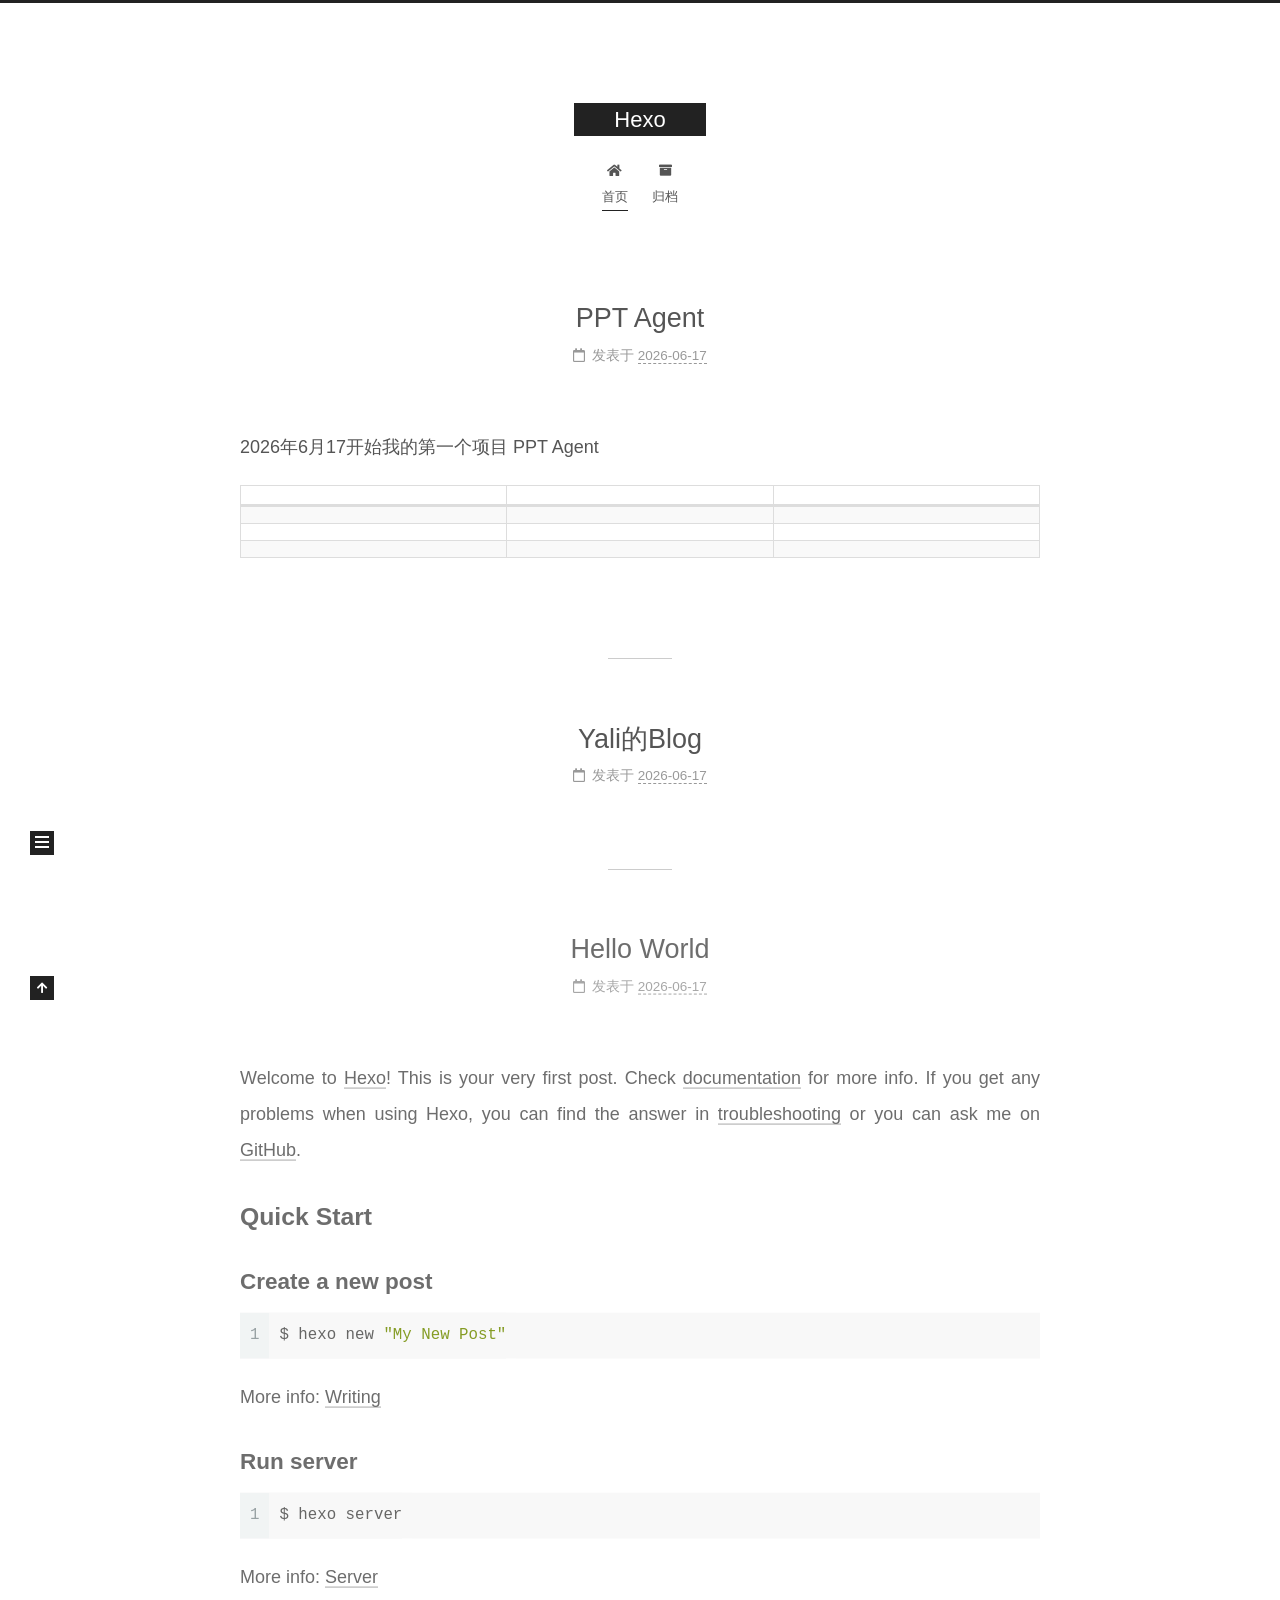
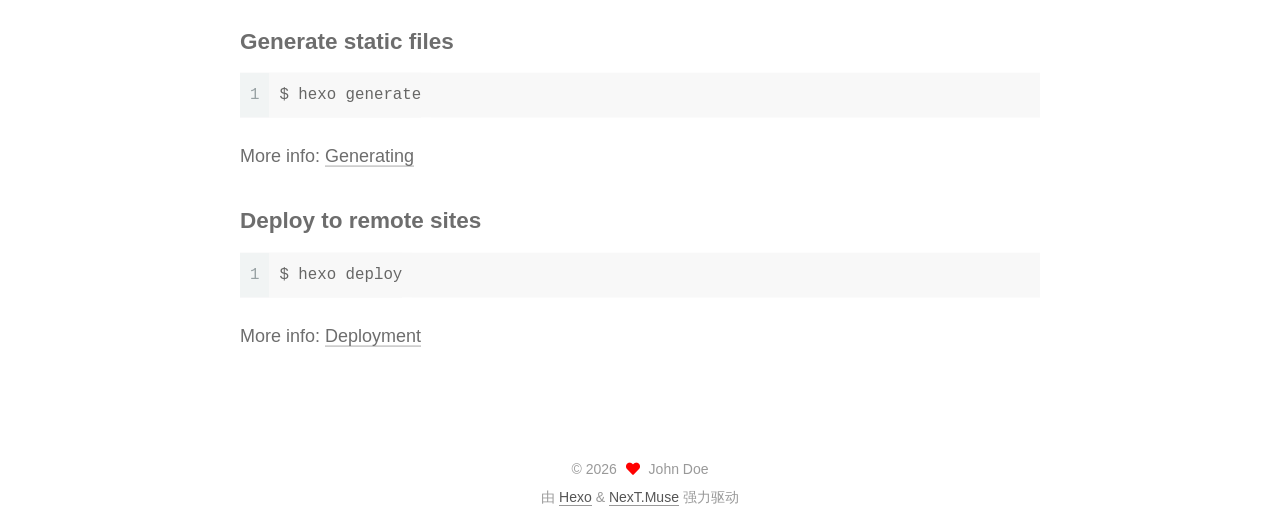
<file: index.html>
<!DOCTYPE html>
<html lang="zh-CN">
<head>
  <meta charset="UTF-8">
<meta name="viewport" content="width=device-width, initial-scale=1, maximum-scale=2">
<meta name="theme-color" content="#222">
<meta name="generator" content="Hexo 8.1.2">
  <link rel="apple-touch-icon" sizes="180x180" href="/images/apple-touch-icon-next.png">
  <link rel="icon" type="image/png" sizes="32x32" href="/images/favicon-32x32-next.png">
  <link rel="icon" type="image/png" sizes="16x16" href="/images/favicon-16x16-next.png">
  <link rel="mask-icon" href="/images/logo.svg" color="#222">

<link rel="stylesheet" href="/css/main.css">


<link rel="stylesheet" href="/lib/font-awesome/css/all.min.css">

<script id="hexo-configurations">
    var NexT = window.NexT || {};
    var CONFIG = {"hostname":"example.com","root":"/","scheme":"Muse","version":"7.8.0","exturl":false,"sidebar":{"position":"left","display":"post","padding":18,"offset":12,"onmobile":false},"copycode":{"enable":false,"show_result":false,"style":null},"back2top":{"enable":true,"sidebar":false,"scrollpercent":false},"bookmark":{"enable":false,"color":"#222","save":"auto"},"fancybox":false,"mediumzoom":false,"lazyload":false,"pangu":false,"comments":{"style":"tabs","active":null,"storage":true,"lazyload":false,"nav":null},"algolia":{"hits":{"per_page":10},"labels":{"input_placeholder":"Search for Posts","hits_empty":"We didn't find any results for the search: ${query}","hits_stats":"${hits} results found in ${time} ms"}},"localsearch":{"enable":false,"trigger":"auto","top_n_per_article":1,"unescape":false,"preload":false},"motion":{"enable":true,"async":false,"transition":{"post_block":"fadeIn","post_header":"slideDownIn","post_body":"slideDownIn","coll_header":"slideLeftIn","sidebar":"slideUpIn"}}};
  </script>

  <meta property="og:type" content="website">
<meta property="og:title" content="Hexo">
<meta property="og:url" content="http://example.com/index.html">
<meta property="og:site_name" content="Hexo">
<meta property="og:locale" content="zh_CN">
<meta property="article:author" content="John Doe">
<meta name="twitter:card" content="summary">

<link rel="canonical" href="http://example.com/">


<script id="page-configurations">
  // https://hexo.io/docs/variables.html
  CONFIG.page = {
    sidebar: "",
    isHome : true,
    isPost : false,
    lang   : 'zh-CN'
  };
</script>

  <title>Hexo</title>
  






  <noscript>
  <style>
  .use-motion .brand,
  .use-motion .menu-item,
  .sidebar-inner,
  .use-motion .post-block,
  .use-motion .pagination,
  .use-motion .comments,
  .use-motion .post-header,
  .use-motion .post-body,
  .use-motion .collection-header { opacity: initial; }

  .use-motion .site-title,
  .use-motion .site-subtitle {
    opacity: initial;
    top: initial;
  }

  .use-motion .logo-line-before i { left: initial; }
  .use-motion .logo-line-after i { right: initial; }
  </style>
</noscript>

</head>

<body itemscope itemtype="http://schema.org/WebPage">
  <div class="container use-motion">
    <div class="headband"></div>

    <header class="header" itemscope itemtype="http://schema.org/WPHeader">
      <div class="header-inner"><div class="site-brand-container">
  <div class="site-nav-toggle">
    <div class="toggle" aria-label="切换导航栏">
      <span class="toggle-line toggle-line-first"></span>
      <span class="toggle-line toggle-line-middle"></span>
      <span class="toggle-line toggle-line-last"></span>
    </div>
  </div>

  <div class="site-meta">

    <a href="/" class="brand" rel="start">
      <span class="logo-line-before"><i></i></span>
      <h1 class="site-title">Hexo</h1>
      <span class="logo-line-after"><i></i></span>
    </a>
  </div>

  <div class="site-nav-right">
    <div class="toggle popup-trigger">
    </div>
  </div>
</div>




<nav class="site-nav">
  <ul id="menu" class="main-menu menu">
        <li class="menu-item menu-item-home">

    <a href="/" rel="section"><i class="fa fa-home fa-fw"></i>首页</a>

  </li>
        <li class="menu-item menu-item-archives">

    <a href="/archives/" rel="section"><i class="fa fa-archive fa-fw"></i>归档</a>

  </li>
  </ul>
</nav>




</div>
    </header>

    
  <div class="back-to-top">
    <i class="fa fa-arrow-up"></i>
    <span>0%</span>
  </div>


    <main class="main">
      <div class="main-inner">
        <div class="content-wrap">
          

          <div class="content index posts-expand">
            
      
  
  
  <article itemscope itemtype="http://schema.org/Article" class="post-block" lang="zh-CN">
    <link itemprop="mainEntityOfPage" href="http://example.com/2026/06/17/PPT-Agent/">

    <span hidden itemprop="author" itemscope itemtype="http://schema.org/Person">
      <meta itemprop="image" content="/images/avatar.gif">
      <meta itemprop="name" content="John Doe">
      <meta itemprop="description" content="">
    </span>

    <span hidden itemprop="publisher" itemscope itemtype="http://schema.org/Organization">
      <meta itemprop="name" content="Hexo">
    </span>
      <header class="post-header">
        <h2 class="post-title" itemprop="name headline">
          
            <a href="/2026/06/17/PPT-Agent/" class="post-title-link" itemprop="url">PPT Agent</a>
        </h2>

        <div class="post-meta">
            <span class="post-meta-item">
              <span class="post-meta-item-icon">
                <i class="far fa-calendar"></i>
              </span>
              <span class="post-meta-item-text">发表于</span>
              

              <time title="创建时间：2026-06-17 15:57:23 / 修改时间：16:01:10" itemprop="dateCreated datePublished" datetime="2026-06-17T15:57:23+08:00">2026-06-17</time>
            </span>

          

        </div>
      </header>

    
    
    
    <div class="post-body" itemprop="articleBody">

      
          <p>2026年6月17开始我的第一个项目 PPT Agent</p>
<table>
<thead>
<tr>
<th></th>
<th></th>
<th></th>
</tr>
</thead>
<tbody><tr>
<td></td>
<td></td>
<td></td>
</tr>
<tr>
<td></td>
<td></td>
<td></td>
</tr>
<tr>
<td></td>
<td></td>
<td></td>
</tr>
</tbody></table>

      
    </div>

    
    
    
      <footer class="post-footer">
        <div class="post-eof"></div>
      </footer>
  </article>
  
  
  

      
  
  
  <article itemscope itemtype="http://schema.org/Article" class="post-block" lang="zh-CN">
    <link itemprop="mainEntityOfPage" href="http://example.com/2026/06/17/yali-blog/">

    <span hidden itemprop="author" itemscope itemtype="http://schema.org/Person">
      <meta itemprop="image" content="/images/avatar.gif">
      <meta itemprop="name" content="John Doe">
      <meta itemprop="description" content="">
    </span>

    <span hidden itemprop="publisher" itemscope itemtype="http://schema.org/Organization">
      <meta itemprop="name" content="Hexo">
    </span>
      <header class="post-header">
        <h2 class="post-title" itemprop="name headline">
          
            <a href="/2026/06/17/yali-blog/" class="post-title-link" itemprop="url">Yali的Blog</a>
        </h2>

        <div class="post-meta">
            <span class="post-meta-item">
              <span class="post-meta-item-icon">
                <i class="far fa-calendar"></i>
              </span>
              <span class="post-meta-item-text">发表于</span>
              

              <time title="创建时间：2026-06-17 10:41:24 / 修改时间：10:42:36" itemprop="dateCreated datePublished" datetime="2026-06-17T10:41:24+08:00">2026-06-17</time>
            </span>

          

        </div>
      </header>

    
    
    
    <div class="post-body" itemprop="articleBody">

      
          
      
    </div>

    
    
    
      <footer class="post-footer">
        <div class="post-eof"></div>
      </footer>
  </article>
  
  
  

      
  
  
  <article itemscope itemtype="http://schema.org/Article" class="post-block" lang="zh-CN">
    <link itemprop="mainEntityOfPage" href="http://example.com/2026/06/17/hello-world/">

    <span hidden itemprop="author" itemscope itemtype="http://schema.org/Person">
      <meta itemprop="image" content="/images/avatar.gif">
      <meta itemprop="name" content="John Doe">
      <meta itemprop="description" content="">
    </span>

    <span hidden itemprop="publisher" itemscope itemtype="http://schema.org/Organization">
      <meta itemprop="name" content="Hexo">
    </span>
      <header class="post-header">
        <h2 class="post-title" itemprop="name headline">
          
            <a href="/2026/06/17/hello-world/" class="post-title-link" itemprop="url">Hello World</a>
        </h2>

        <div class="post-meta">
            <span class="post-meta-item">
              <span class="post-meta-item-icon">
                <i class="far fa-calendar"></i>
              </span>
              <span class="post-meta-item-text">发表于</span>

              <time title="创建时间：2026-06-17 10:21:56" itemprop="dateCreated datePublished" datetime="2026-06-17T10:21:56+08:00">2026-06-17</time>
            </span>

          

        </div>
      </header>

    
    
    
    <div class="post-body" itemprop="articleBody">

      
          <p>Welcome to <a target="_blank" rel="noopener" href="https://hexo.io/">Hexo</a>! This is your very first post. Check <a target="_blank" rel="noopener" href="https://hexo.io/docs/">documentation</a> for more info. If you get any problems when using Hexo, you can find the answer in <a target="_blank" rel="noopener" href="https://hexo.io/docs/troubleshooting.html">troubleshooting</a> or you can ask me on <a target="_blank" rel="noopener" href="https://github.com/hexojs/hexo/issues">GitHub</a>.</p>
<h2 id="Quick-Start"><a href="#Quick-Start" class="headerlink" title="Quick Start"></a>Quick Start</h2><h3 id="Create-a-new-post"><a href="#Create-a-new-post" class="headerlink" title="Create a new post"></a>Create a new post</h3><figure class="highlight bash"><table><tr><td class="gutter"><pre><span class="line">1</span><br></pre></td><td class="code"><pre><span class="line">$ hexo new <span class="string">&quot;My New Post&quot;</span></span><br></pre></td></tr></table></figure>

<p>More info: <a target="_blank" rel="noopener" href="https://hexo.io/docs/writing.html">Writing</a></p>
<h3 id="Run-server"><a href="#Run-server" class="headerlink" title="Run server"></a>Run server</h3><figure class="highlight bash"><table><tr><td class="gutter"><pre><span class="line">1</span><br></pre></td><td class="code"><pre><span class="line">$ hexo server</span><br></pre></td></tr></table></figure>

<p>More info: <a target="_blank" rel="noopener" href="https://hexo.io/docs/server.html">Server</a></p>
<h3 id="Generate-static-files"><a href="#Generate-static-files" class="headerlink" title="Generate static files"></a>Generate static files</h3><figure class="highlight bash"><table><tr><td class="gutter"><pre><span class="line">1</span><br></pre></td><td class="code"><pre><span class="line">$ hexo generate</span><br></pre></td></tr></table></figure>

<p>More info: <a target="_blank" rel="noopener" href="https://hexo.io/docs/generating.html">Generating</a></p>
<h3 id="Deploy-to-remote-sites"><a href="#Deploy-to-remote-sites" class="headerlink" title="Deploy to remote sites"></a>Deploy to remote sites</h3><figure class="highlight bash"><table><tr><td class="gutter"><pre><span class="line">1</span><br></pre></td><td class="code"><pre><span class="line">$ hexo deploy</span><br></pre></td></tr></table></figure>

<p>More info: <a target="_blank" rel="noopener" href="https://hexo.io/docs/one-command-deployment.html">Deployment</a></p>

      
    </div>

    
    
    
      <footer class="post-footer">
        <div class="post-eof"></div>
      </footer>
  </article>
  
  
  


  



          </div>
          

<script>
  window.addEventListener('tabs:register', () => {
    let { activeClass } = CONFIG.comments;
    if (CONFIG.comments.storage) {
      activeClass = localStorage.getItem('comments_active') || activeClass;
    }
    if (activeClass) {
      let activeTab = document.querySelector(`a[href="#comment-${activeClass}"]`);
      if (activeTab) {
        activeTab.click();
      }
    }
  });
  if (CONFIG.comments.storage) {
    window.addEventListener('tabs:click', event => {
      if (!event.target.matches('.tabs-comment .tab-content .tab-pane')) return;
      let commentClass = event.target.classList[1];
      localStorage.setItem('comments_active', commentClass);
    });
  }
</script>

        </div>
          
  
  <div class="toggle sidebar-toggle">
    <span class="toggle-line toggle-line-first"></span>
    <span class="toggle-line toggle-line-middle"></span>
    <span class="toggle-line toggle-line-last"></span>
  </div>

  <aside class="sidebar">
    <div class="sidebar-inner">

      <ul class="sidebar-nav motion-element">
        <li class="sidebar-nav-toc">
          文章目录
        </li>
        <li class="sidebar-nav-overview">
          站点概览
        </li>
      </ul>

      <!--noindex-->
      <div class="post-toc-wrap sidebar-panel">
      </div>
      <!--/noindex-->

      <div class="site-overview-wrap sidebar-panel">
        <div class="site-author motion-element" itemprop="author" itemscope itemtype="http://schema.org/Person">
  <p class="site-author-name" itemprop="name">John Doe</p>
  <div class="site-description" itemprop="description"></div>
</div>
<div class="site-state-wrap motion-element">
  <nav class="site-state">
      <div class="site-state-item site-state-posts">
          <a href="/archives/">
        
          <span class="site-state-item-count">3</span>
          <span class="site-state-item-name">日志</span>
        </a>
      </div>
  </nav>
</div>



      </div>

    </div>
  </aside>
  <div id="sidebar-dimmer"></div>


      </div>
    </main>

    <footer class="footer">
      <div class="footer-inner">
        

        

<div class="copyright">
  
  &copy; 
  <span itemprop="copyrightYear">2026</span>
  <span class="with-love">
    <i class="fa fa-heart"></i>
  </span>
  <span class="author" itemprop="copyrightHolder">John Doe</span>
</div>
  <div class="powered-by">由 <a href="https://hexo.io/" class="theme-link" rel="noopener" target="_blank">Hexo</a> & <a href="https://muse.theme-next.org/" class="theme-link" rel="noopener" target="_blank">NexT.Muse</a> 强力驱动
  </div>

        








      </div>
    </footer>
  </div>

  
  <script src="/lib/anime.min.js"></script>
  <script src="/lib/velocity/velocity.min.js"></script>
  <script src="/lib/velocity/velocity.ui.min.js"></script>

<script src="/js/utils.js"></script>

<script src="/js/motion.js"></script>


<script src="/js/schemes/muse.js"></script>


<script src="/js/next-boot.js"></script>




  















  

  

</body>
</html>
</file>
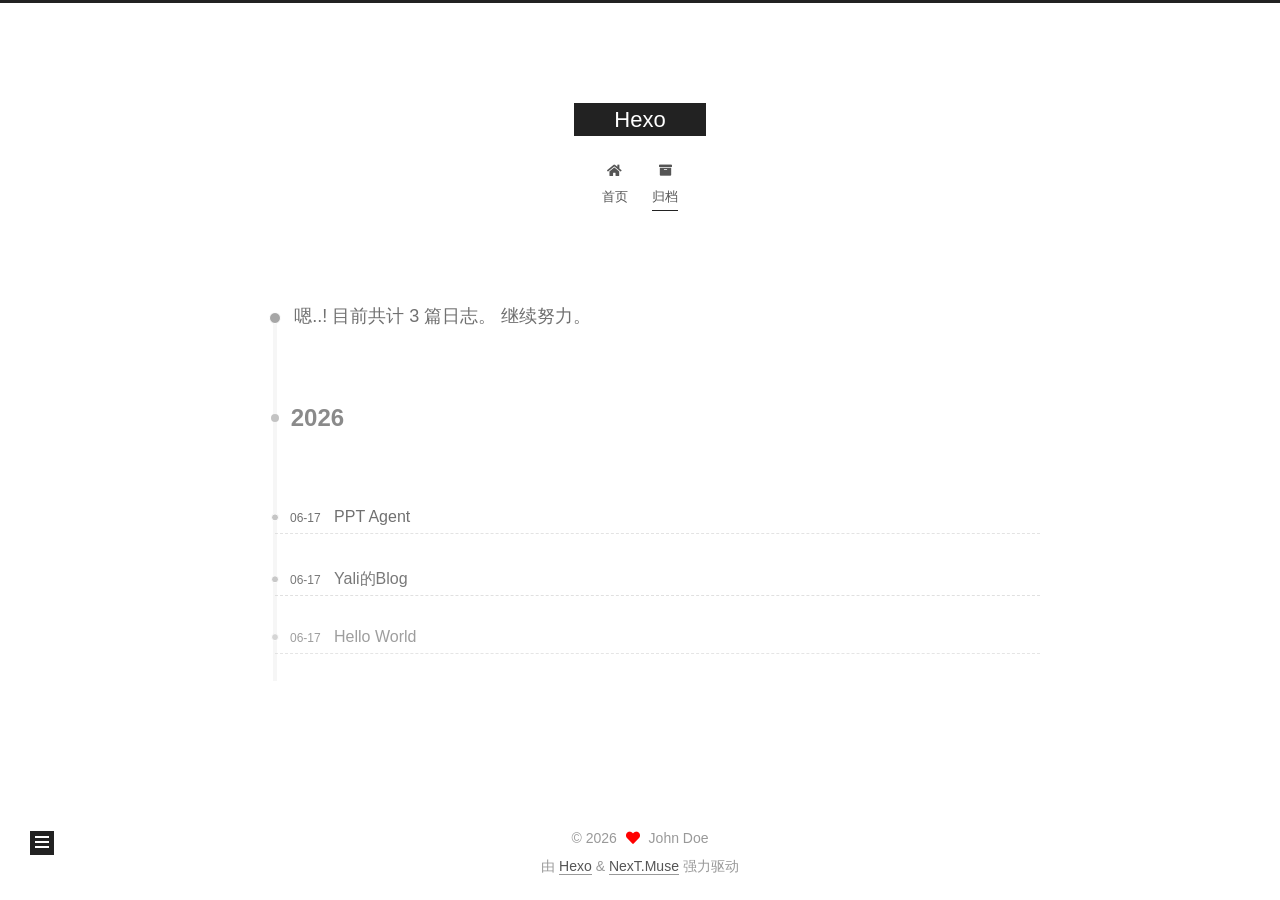
<file: archives/index.html>
<!DOCTYPE html>
<html lang="zh-CN">
<head>
  <meta charset="UTF-8">
<meta name="viewport" content="width=device-width, initial-scale=1, maximum-scale=2">
<meta name="theme-color" content="#222">
<meta name="generator" content="Hexo 8.1.2">
  <link rel="apple-touch-icon" sizes="180x180" href="/images/apple-touch-icon-next.png">
  <link rel="icon" type="image/png" sizes="32x32" href="/images/favicon-32x32-next.png">
  <link rel="icon" type="image/png" sizes="16x16" href="/images/favicon-16x16-next.png">
  <link rel="mask-icon" href="/images/logo.svg" color="#222">

<link rel="stylesheet" href="/css/main.css">


<link rel="stylesheet" href="/lib/font-awesome/css/all.min.css">

<script id="hexo-configurations">
    var NexT = window.NexT || {};
    var CONFIG = {"hostname":"example.com","root":"/","scheme":"Muse","version":"7.8.0","exturl":false,"sidebar":{"position":"left","display":"post","padding":18,"offset":12,"onmobile":false},"copycode":{"enable":false,"show_result":false,"style":null},"back2top":{"enable":true,"sidebar":false,"scrollpercent":false},"bookmark":{"enable":false,"color":"#222","save":"auto"},"fancybox":false,"mediumzoom":false,"lazyload":false,"pangu":false,"comments":{"style":"tabs","active":null,"storage":true,"lazyload":false,"nav":null},"algolia":{"hits":{"per_page":10},"labels":{"input_placeholder":"Search for Posts","hits_empty":"We didn't find any results for the search: ${query}","hits_stats":"${hits} results found in ${time} ms"}},"localsearch":{"enable":false,"trigger":"auto","top_n_per_article":1,"unescape":false,"preload":false},"motion":{"enable":true,"async":false,"transition":{"post_block":"fadeIn","post_header":"slideDownIn","post_body":"slideDownIn","coll_header":"slideLeftIn","sidebar":"slideUpIn"}}};
  </script>

  <meta property="og:type" content="website">
<meta property="og:title" content="Hexo">
<meta property="og:url" content="http://example.com/archives/index.html">
<meta property="og:site_name" content="Hexo">
<meta property="og:locale" content="zh_CN">
<meta property="article:author" content="John Doe">
<meta name="twitter:card" content="summary">

<link rel="canonical" href="http://example.com/archives/">


<script id="page-configurations">
  // https://hexo.io/docs/variables.html
  CONFIG.page = {
    sidebar: "",
    isHome : false,
    isPost : false,
    lang   : 'zh-CN'
  };
</script>

  <title>归档 | Hexo</title>
  






  <noscript>
  <style>
  .use-motion .brand,
  .use-motion .menu-item,
  .sidebar-inner,
  .use-motion .post-block,
  .use-motion .pagination,
  .use-motion .comments,
  .use-motion .post-header,
  .use-motion .post-body,
  .use-motion .collection-header { opacity: initial; }

  .use-motion .site-title,
  .use-motion .site-subtitle {
    opacity: initial;
    top: initial;
  }

  .use-motion .logo-line-before i { left: initial; }
  .use-motion .logo-line-after i { right: initial; }
  </style>
</noscript>

</head>

<body itemscope itemtype="http://schema.org/WebPage">
  <div class="container use-motion">
    <div class="headband"></div>

    <header class="header" itemscope itemtype="http://schema.org/WPHeader">
      <div class="header-inner"><div class="site-brand-container">
  <div class="site-nav-toggle">
    <div class="toggle" aria-label="切换导航栏">
      <span class="toggle-line toggle-line-first"></span>
      <span class="toggle-line toggle-line-middle"></span>
      <span class="toggle-line toggle-line-last"></span>
    </div>
  </div>

  <div class="site-meta">

    <a href="/" class="brand" rel="start">
      <span class="logo-line-before"><i></i></span>
      <h1 class="site-title">Hexo</h1>
      <span class="logo-line-after"><i></i></span>
    </a>
  </div>

  <div class="site-nav-right">
    <div class="toggle popup-trigger">
    </div>
  </div>
</div>




<nav class="site-nav">
  <ul id="menu" class="main-menu menu">
        <li class="menu-item menu-item-home">

    <a href="/" rel="section"><i class="fa fa-home fa-fw"></i>首页</a>

  </li>
        <li class="menu-item menu-item-archives">

    <a href="/archives/" rel="section"><i class="fa fa-archive fa-fw"></i>归档</a>

  </li>
  </ul>
</nav>




</div>
    </header>

    
  <div class="back-to-top">
    <i class="fa fa-arrow-up"></i>
    <span>0%</span>
  </div>


    <main class="main">
      <div class="main-inner">
        <div class="content-wrap">
          

          <div class="content archive">
            

  
  
  
  <div class="post-block">
    <div class="posts-collapse">
      <div class="collection-title">
        <span class="collection-header">嗯..! 目前共计 3 篇日志。 继续努力。</span>
      </div>

      
    <div class="collection-year">
      <span class="collection-header">2026</span>
    </div>

  <article itemscope itemtype="http://schema.org/Article">
    <header class="post-header">

      <div class="post-meta">
        <time itemprop="dateCreated"
              datetime="2026-06-17T15:57:23+08:00"
              content="2026-06-17">
          06-17
        </time>
      </div>

      <div class="post-title">
          <a class="post-title-link" href="/2026/06/17/PPT-Agent/" itemprop="url">
            <span itemprop="name">PPT Agent</span>
          </a>
      </div>

    </header>
  </article>

  <article itemscope itemtype="http://schema.org/Article">
    <header class="post-header">

      <div class="post-meta">
        <time itemprop="dateCreated"
              datetime="2026-06-17T10:41:24+08:00"
              content="2026-06-17">
          06-17
        </time>
      </div>

      <div class="post-title">
          <a class="post-title-link" href="/2026/06/17/yali-blog/" itemprop="url">
            <span itemprop="name">Yali的Blog</span>
          </a>
      </div>

    </header>
  </article>

  <article itemscope itemtype="http://schema.org/Article">
    <header class="post-header">

      <div class="post-meta">
        <time itemprop="dateCreated"
              datetime="2026-06-17T10:21:56+08:00"
              content="2026-06-17">
          06-17
        </time>
      </div>

      <div class="post-title">
          <a class="post-title-link" href="/2026/06/17/hello-world/" itemprop="url">
            <span itemprop="name">Hello World</span>
          </a>
      </div>

    </header>
  </article>


    </div>
  </div>
  
  
  

  



          </div>
          

<script>
  window.addEventListener('tabs:register', () => {
    let { activeClass } = CONFIG.comments;
    if (CONFIG.comments.storage) {
      activeClass = localStorage.getItem('comments_active') || activeClass;
    }
    if (activeClass) {
      let activeTab = document.querySelector(`a[href="#comment-${activeClass}"]`);
      if (activeTab) {
        activeTab.click();
      }
    }
  });
  if (CONFIG.comments.storage) {
    window.addEventListener('tabs:click', event => {
      if (!event.target.matches('.tabs-comment .tab-content .tab-pane')) return;
      let commentClass = event.target.classList[1];
      localStorage.setItem('comments_active', commentClass);
    });
  }
</script>

        </div>
          
  
  <div class="toggle sidebar-toggle">
    <span class="toggle-line toggle-line-first"></span>
    <span class="toggle-line toggle-line-middle"></span>
    <span class="toggle-line toggle-line-last"></span>
  </div>

  <aside class="sidebar">
    <div class="sidebar-inner">

      <ul class="sidebar-nav motion-element">
        <li class="sidebar-nav-toc">
          文章目录
        </li>
        <li class="sidebar-nav-overview">
          站点概览
        </li>
      </ul>

      <!--noindex-->
      <div class="post-toc-wrap sidebar-panel">
      </div>
      <!--/noindex-->

      <div class="site-overview-wrap sidebar-panel">
        <div class="site-author motion-element" itemprop="author" itemscope itemtype="http://schema.org/Person">
  <p class="site-author-name" itemprop="name">John Doe</p>
  <div class="site-description" itemprop="description"></div>
</div>
<div class="site-state-wrap motion-element">
  <nav class="site-state">
      <div class="site-state-item site-state-posts">
          <a href="/archives/">
        
          <span class="site-state-item-count">3</span>
          <span class="site-state-item-name">日志</span>
        </a>
      </div>
  </nav>
</div>



      </div>

    </div>
  </aside>
  <div id="sidebar-dimmer"></div>


      </div>
    </main>

    <footer class="footer">
      <div class="footer-inner">
        

        

<div class="copyright">
  
  &copy; 
  <span itemprop="copyrightYear">2026</span>
  <span class="with-love">
    <i class="fa fa-heart"></i>
  </span>
  <span class="author" itemprop="copyrightHolder">John Doe</span>
</div>
  <div class="powered-by">由 <a href="https://hexo.io/" class="theme-link" rel="noopener" target="_blank">Hexo</a> & <a href="https://muse.theme-next.org/" class="theme-link" rel="noopener" target="_blank">NexT.Muse</a> 强力驱动
  </div>

        








      </div>
    </footer>
  </div>

  
  <script src="/lib/anime.min.js"></script>
  <script src="/lib/velocity/velocity.min.js"></script>
  <script src="/lib/velocity/velocity.ui.min.js"></script>

<script src="/js/utils.js"></script>

<script src="/js/motion.js"></script>


<script src="/js/schemes/muse.js"></script>


<script src="/js/next-boot.js"></script>




  















  

  

</body>
</html>
</file>
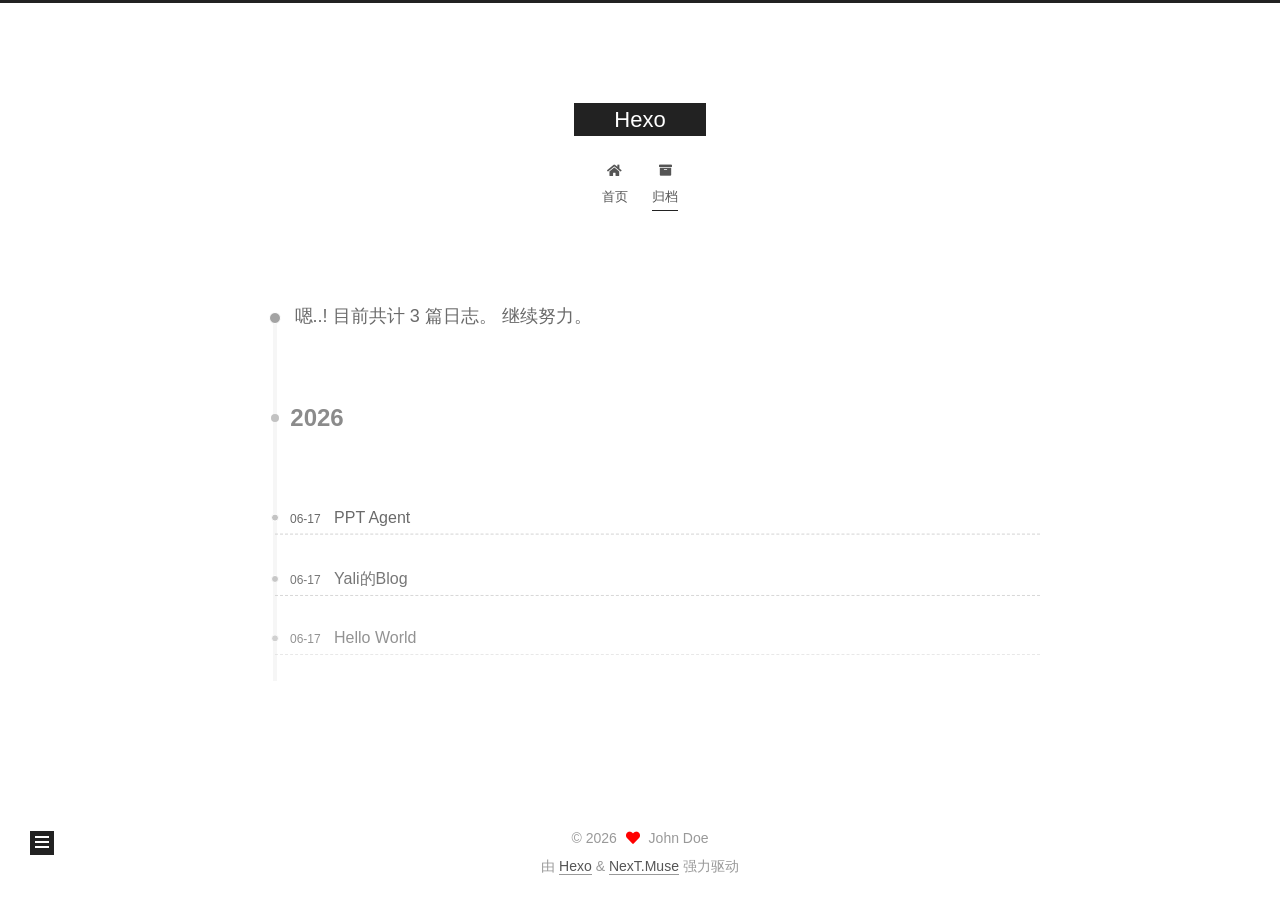
<file: archives/2026/index.html>
<!DOCTYPE html>
<html lang="zh-CN">
<head>
  <meta charset="UTF-8">
<meta name="viewport" content="width=device-width, initial-scale=1, maximum-scale=2">
<meta name="theme-color" content="#222">
<meta name="generator" content="Hexo 8.1.2">
  <link rel="apple-touch-icon" sizes="180x180" href="/images/apple-touch-icon-next.png">
  <link rel="icon" type="image/png" sizes="32x32" href="/images/favicon-32x32-next.png">
  <link rel="icon" type="image/png" sizes="16x16" href="/images/favicon-16x16-next.png">
  <link rel="mask-icon" href="/images/logo.svg" color="#222">

<link rel="stylesheet" href="/css/main.css">


<link rel="stylesheet" href="/lib/font-awesome/css/all.min.css">

<script id="hexo-configurations">
    var NexT = window.NexT || {};
    var CONFIG = {"hostname":"example.com","root":"/","scheme":"Muse","version":"7.8.0","exturl":false,"sidebar":{"position":"left","display":"post","padding":18,"offset":12,"onmobile":false},"copycode":{"enable":false,"show_result":false,"style":null},"back2top":{"enable":true,"sidebar":false,"scrollpercent":false},"bookmark":{"enable":false,"color":"#222","save":"auto"},"fancybox":false,"mediumzoom":false,"lazyload":false,"pangu":false,"comments":{"style":"tabs","active":null,"storage":true,"lazyload":false,"nav":null},"algolia":{"hits":{"per_page":10},"labels":{"input_placeholder":"Search for Posts","hits_empty":"We didn't find any results for the search: ${query}","hits_stats":"${hits} results found in ${time} ms"}},"localsearch":{"enable":false,"trigger":"auto","top_n_per_article":1,"unescape":false,"preload":false},"motion":{"enable":true,"async":false,"transition":{"post_block":"fadeIn","post_header":"slideDownIn","post_body":"slideDownIn","coll_header":"slideLeftIn","sidebar":"slideUpIn"}}};
  </script>

  <meta property="og:type" content="website">
<meta property="og:title" content="Hexo">
<meta property="og:url" content="http://example.com/archives/2026/index.html">
<meta property="og:site_name" content="Hexo">
<meta property="og:locale" content="zh_CN">
<meta property="article:author" content="John Doe">
<meta name="twitter:card" content="summary">

<link rel="canonical" href="http://example.com/archives/2026/">


<script id="page-configurations">
  // https://hexo.io/docs/variables.html
  CONFIG.page = {
    sidebar: "",
    isHome : false,
    isPost : false,
    lang   : 'zh-CN'
  };
</script>

  <title>归档 | Hexo</title>
  






  <noscript>
  <style>
  .use-motion .brand,
  .use-motion .menu-item,
  .sidebar-inner,
  .use-motion .post-block,
  .use-motion .pagination,
  .use-motion .comments,
  .use-motion .post-header,
  .use-motion .post-body,
  .use-motion .collection-header { opacity: initial; }

  .use-motion .site-title,
  .use-motion .site-subtitle {
    opacity: initial;
    top: initial;
  }

  .use-motion .logo-line-before i { left: initial; }
  .use-motion .logo-line-after i { right: initial; }
  </style>
</noscript>

</head>

<body itemscope itemtype="http://schema.org/WebPage">
  <div class="container use-motion">
    <div class="headband"></div>

    <header class="header" itemscope itemtype="http://schema.org/WPHeader">
      <div class="header-inner"><div class="site-brand-container">
  <div class="site-nav-toggle">
    <div class="toggle" aria-label="切换导航栏">
      <span class="toggle-line toggle-line-first"></span>
      <span class="toggle-line toggle-line-middle"></span>
      <span class="toggle-line toggle-line-last"></span>
    </div>
  </div>

  <div class="site-meta">

    <a href="/" class="brand" rel="start">
      <span class="logo-line-before"><i></i></span>
      <h1 class="site-title">Hexo</h1>
      <span class="logo-line-after"><i></i></span>
    </a>
  </div>

  <div class="site-nav-right">
    <div class="toggle popup-trigger">
    </div>
  </div>
</div>




<nav class="site-nav">
  <ul id="menu" class="main-menu menu">
        <li class="menu-item menu-item-home">

    <a href="/" rel="section"><i class="fa fa-home fa-fw"></i>首页</a>

  </li>
        <li class="menu-item menu-item-archives">

    <a href="/archives/" rel="section"><i class="fa fa-archive fa-fw"></i>归档</a>

  </li>
  </ul>
</nav>




</div>
    </header>

    
  <div class="back-to-top">
    <i class="fa fa-arrow-up"></i>
    <span>0%</span>
  </div>


    <main class="main">
      <div class="main-inner">
        <div class="content-wrap">
          

          <div class="content archive">
            

  
  
  
  <div class="post-block">
    <div class="posts-collapse">
      <div class="collection-title">
        <span class="collection-header">嗯..! 目前共计 3 篇日志。 继续努力。</span>
      </div>

      
    <div class="collection-year">
      <span class="collection-header">2026</span>
    </div>

  <article itemscope itemtype="http://schema.org/Article">
    <header class="post-header">

      <div class="post-meta">
        <time itemprop="dateCreated"
              datetime="2026-06-17T15:57:23+08:00"
              content="2026-06-17">
          06-17
        </time>
      </div>

      <div class="post-title">
          <a class="post-title-link" href="/2026/06/17/PPT-Agent/" itemprop="url">
            <span itemprop="name">PPT Agent</span>
          </a>
      </div>

    </header>
  </article>

  <article itemscope itemtype="http://schema.org/Article">
    <header class="post-header">

      <div class="post-meta">
        <time itemprop="dateCreated"
              datetime="2026-06-17T10:41:24+08:00"
              content="2026-06-17">
          06-17
        </time>
      </div>

      <div class="post-title">
          <a class="post-title-link" href="/2026/06/17/yali-blog/" itemprop="url">
            <span itemprop="name">Yali的Blog</span>
          </a>
      </div>

    </header>
  </article>

  <article itemscope itemtype="http://schema.org/Article">
    <header class="post-header">

      <div class="post-meta">
        <time itemprop="dateCreated"
              datetime="2026-06-17T10:21:56+08:00"
              content="2026-06-17">
          06-17
        </time>
      </div>

      <div class="post-title">
          <a class="post-title-link" href="/2026/06/17/hello-world/" itemprop="url">
            <span itemprop="name">Hello World</span>
          </a>
      </div>

    </header>
  </article>


    </div>
  </div>
  
  
  

  



          </div>
          

<script>
  window.addEventListener('tabs:register', () => {
    let { activeClass } = CONFIG.comments;
    if (CONFIG.comments.storage) {
      activeClass = localStorage.getItem('comments_active') || activeClass;
    }
    if (activeClass) {
      let activeTab = document.querySelector(`a[href="#comment-${activeClass}"]`);
      if (activeTab) {
        activeTab.click();
      }
    }
  });
  if (CONFIG.comments.storage) {
    window.addEventListener('tabs:click', event => {
      if (!event.target.matches('.tabs-comment .tab-content .tab-pane')) return;
      let commentClass = event.target.classList[1];
      localStorage.setItem('comments_active', commentClass);
    });
  }
</script>

        </div>
          
  
  <div class="toggle sidebar-toggle">
    <span class="toggle-line toggle-line-first"></span>
    <span class="toggle-line toggle-line-middle"></span>
    <span class="toggle-line toggle-line-last"></span>
  </div>

  <aside class="sidebar">
    <div class="sidebar-inner">

      <ul class="sidebar-nav motion-element">
        <li class="sidebar-nav-toc">
          文章目录
        </li>
        <li class="sidebar-nav-overview">
          站点概览
        </li>
      </ul>

      <!--noindex-->
      <div class="post-toc-wrap sidebar-panel">
      </div>
      <!--/noindex-->

      <div class="site-overview-wrap sidebar-panel">
        <div class="site-author motion-element" itemprop="author" itemscope itemtype="http://schema.org/Person">
  <p class="site-author-name" itemprop="name">John Doe</p>
  <div class="site-description" itemprop="description"></div>
</div>
<div class="site-state-wrap motion-element">
  <nav class="site-state">
      <div class="site-state-item site-state-posts">
          <a href="/archives/">
        
          <span class="site-state-item-count">3</span>
          <span class="site-state-item-name">日志</span>
        </a>
      </div>
  </nav>
</div>



      </div>

    </div>
  </aside>
  <div id="sidebar-dimmer"></div>


      </div>
    </main>

    <footer class="footer">
      <div class="footer-inner">
        

        

<div class="copyright">
  
  &copy; 
  <span itemprop="copyrightYear">2026</span>
  <span class="with-love">
    <i class="fa fa-heart"></i>
  </span>
  <span class="author" itemprop="copyrightHolder">John Doe</span>
</div>
  <div class="powered-by">由 <a href="https://hexo.io/" class="theme-link" rel="noopener" target="_blank">Hexo</a> & <a href="https://muse.theme-next.org/" class="theme-link" rel="noopener" target="_blank">NexT.Muse</a> 强力驱动
  </div>

        








      </div>
    </footer>
  </div>

  
  <script src="/lib/anime.min.js"></script>
  <script src="/lib/velocity/velocity.min.js"></script>
  <script src="/lib/velocity/velocity.ui.min.js"></script>

<script src="/js/utils.js"></script>

<script src="/js/motion.js"></script>


<script src="/js/schemes/muse.js"></script>


<script src="/js/next-boot.js"></script>




  















  

  

</body>
</html>
</file>
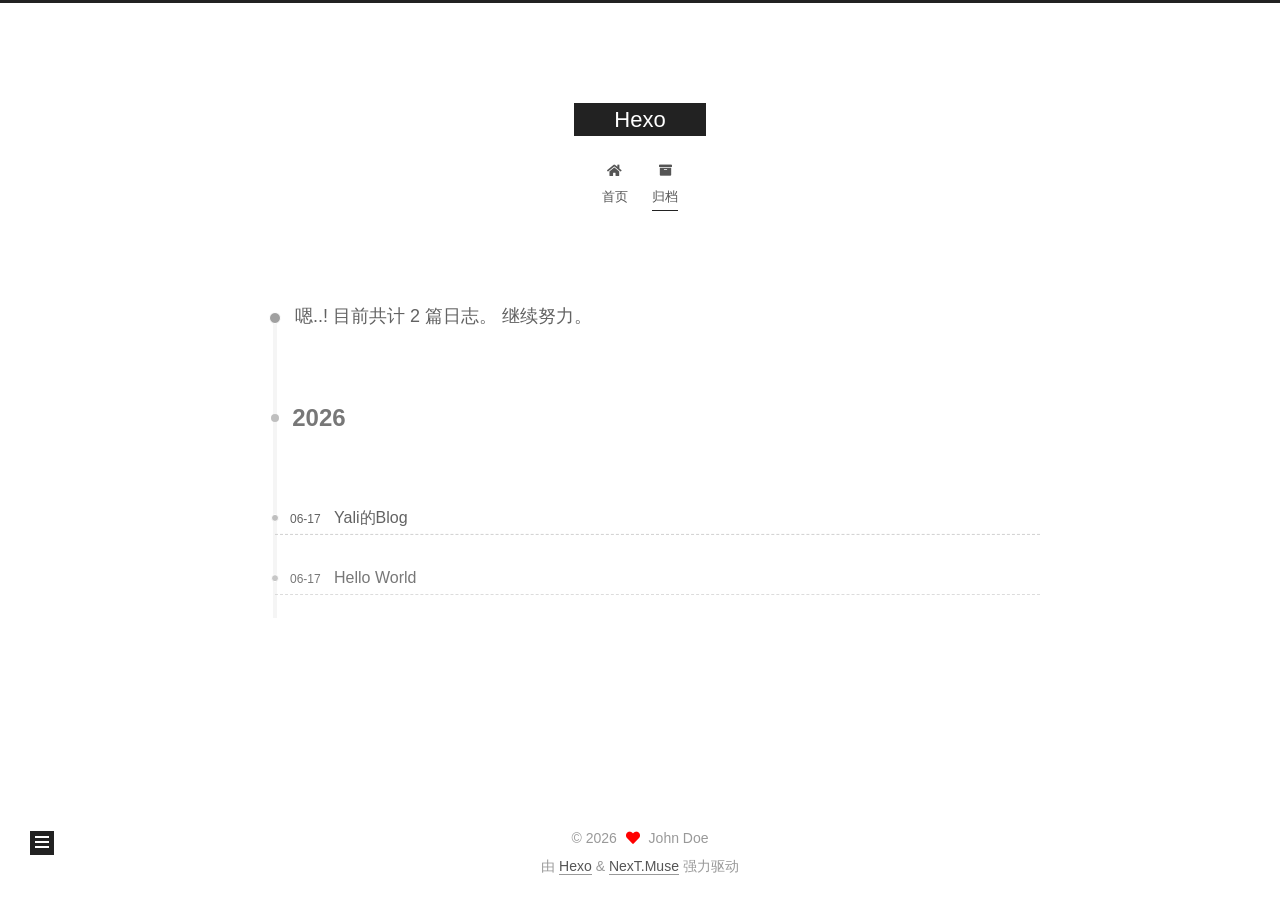
<file: archives/2026/06/index.html>
<!DOCTYPE html>
<html lang="zh-CN">
<head>
  <meta charset="UTF-8">
<meta name="viewport" content="width=device-width, initial-scale=1, maximum-scale=2">
<meta name="theme-color" content="#222">
<meta name="generator" content="Hexo 8.1.2">
  <link rel="apple-touch-icon" sizes="180x180" href="/images/apple-touch-icon-next.png">
  <link rel="icon" type="image/png" sizes="32x32" href="/images/favicon-32x32-next.png">
  <link rel="icon" type="image/png" sizes="16x16" href="/images/favicon-16x16-next.png">
  <link rel="mask-icon" href="/images/logo.svg" color="#222">

<link rel="stylesheet" href="/css/main.css">


<link rel="stylesheet" href="/lib/font-awesome/css/all.min.css">

<script id="hexo-configurations">
    var NexT = window.NexT || {};
    var CONFIG = {"hostname":"example.com","root":"/","scheme":"Muse","version":"7.8.0","exturl":false,"sidebar":{"position":"left","display":"post","padding":18,"offset":12,"onmobile":false},"copycode":{"enable":false,"show_result":false,"style":null},"back2top":{"enable":true,"sidebar":false,"scrollpercent":false},"bookmark":{"enable":false,"color":"#222","save":"auto"},"fancybox":false,"mediumzoom":false,"lazyload":false,"pangu":false,"comments":{"style":"tabs","active":null,"storage":true,"lazyload":false,"nav":null},"algolia":{"hits":{"per_page":10},"labels":{"input_placeholder":"Search for Posts","hits_empty":"We didn't find any results for the search: ${query}","hits_stats":"${hits} results found in ${time} ms"}},"localsearch":{"enable":false,"trigger":"auto","top_n_per_article":1,"unescape":false,"preload":false},"motion":{"enable":true,"async":false,"transition":{"post_block":"fadeIn","post_header":"slideDownIn","post_body":"slideDownIn","coll_header":"slideLeftIn","sidebar":"slideUpIn"}}};
  </script>

  <meta property="og:type" content="website">
<meta property="og:title" content="Hexo">
<meta property="og:url" content="http://example.com/archives/2026/06/index.html">
<meta property="og:site_name" content="Hexo">
<meta property="og:locale" content="zh_CN">
<meta property="article:author" content="John Doe">
<meta name="twitter:card" content="summary">

<link rel="canonical" href="http://example.com/archives/2026/06/">


<script id="page-configurations">
  // https://hexo.io/docs/variables.html
  CONFIG.page = {
    sidebar: "",
    isHome : false,
    isPost : false,
    lang   : 'zh-CN'
  };
</script>

  <title>归档 | Hexo</title>
  






  <noscript>
  <style>
  .use-motion .brand,
  .use-motion .menu-item,
  .sidebar-inner,
  .use-motion .post-block,
  .use-motion .pagination,
  .use-motion .comments,
  .use-motion .post-header,
  .use-motion .post-body,
  .use-motion .collection-header { opacity: initial; }

  .use-motion .site-title,
  .use-motion .site-subtitle {
    opacity: initial;
    top: initial;
  }

  .use-motion .logo-line-before i { left: initial; }
  .use-motion .logo-line-after i { right: initial; }
  </style>
</noscript>

</head>

<body itemscope itemtype="http://schema.org/WebPage">
  <div class="container use-motion">
    <div class="headband"></div>

    <header class="header" itemscope itemtype="http://schema.org/WPHeader">
      <div class="header-inner"><div class="site-brand-container">
  <div class="site-nav-toggle">
    <div class="toggle" aria-label="切换导航栏">
      <span class="toggle-line toggle-line-first"></span>
      <span class="toggle-line toggle-line-middle"></span>
      <span class="toggle-line toggle-line-last"></span>
    </div>
  </div>

  <div class="site-meta">

    <a href="/" class="brand" rel="start">
      <span class="logo-line-before"><i></i></span>
      <h1 class="site-title">Hexo</h1>
      <span class="logo-line-after"><i></i></span>
    </a>
  </div>

  <div class="site-nav-right">
    <div class="toggle popup-trigger">
    </div>
  </div>
</div>




<nav class="site-nav">
  <ul id="menu" class="main-menu menu">
        <li class="menu-item menu-item-home">

    <a href="/" rel="section"><i class="fa fa-home fa-fw"></i>首页</a>

  </li>
        <li class="menu-item menu-item-archives">

    <a href="/archives/" rel="section"><i class="fa fa-archive fa-fw"></i>归档</a>

  </li>
  </ul>
</nav>




</div>
    </header>

    
  <div class="back-to-top">
    <i class="fa fa-arrow-up"></i>
    <span>0%</span>
  </div>


    <main class="main">
      <div class="main-inner">
        <div class="content-wrap">
          

          <div class="content archive">
            

  
  
  
  <div class="post-block">
    <div class="posts-collapse">
      <div class="collection-title">
        <span class="collection-header">嗯..! 目前共计 2 篇日志。 继续努力。</span>
      </div>

      
    <div class="collection-year">
      <span class="collection-header">2026</span>
    </div>

  <article itemscope itemtype="http://schema.org/Article">
    <header class="post-header">

      <div class="post-meta">
        <time itemprop="dateCreated"
              datetime="2026-06-17T10:41:24+08:00"
              content="2026-06-17">
          06-17
        </time>
      </div>

      <div class="post-title">
          <a class="post-title-link" href="/2026/06/17/yali-blog/" itemprop="url">
            <span itemprop="name">Yali的Blog</span>
          </a>
      </div>

    </header>
  </article>

  <article itemscope itemtype="http://schema.org/Article">
    <header class="post-header">

      <div class="post-meta">
        <time itemprop="dateCreated"
              datetime="2026-06-17T10:21:56+08:00"
              content="2026-06-17">
          06-17
        </time>
      </div>

      <div class="post-title">
          <a class="post-title-link" href="/2026/06/17/hello-world/" itemprop="url">
            <span itemprop="name">Hello World</span>
          </a>
      </div>

    </header>
  </article>


    </div>
  </div>
  
  
  

  



          </div>
          

<script>
  window.addEventListener('tabs:register', () => {
    let { activeClass } = CONFIG.comments;
    if (CONFIG.comments.storage) {
      activeClass = localStorage.getItem('comments_active') || activeClass;
    }
    if (activeClass) {
      let activeTab = document.querySelector(`a[href="#comment-${activeClass}"]`);
      if (activeTab) {
        activeTab.click();
      }
    }
  });
  if (CONFIG.comments.storage) {
    window.addEventListener('tabs:click', event => {
      if (!event.target.matches('.tabs-comment .tab-content .tab-pane')) return;
      let commentClass = event.target.classList[1];
      localStorage.setItem('comments_active', commentClass);
    });
  }
</script>

        </div>
          
  
  <div class="toggle sidebar-toggle">
    <span class="toggle-line toggle-line-first"></span>
    <span class="toggle-line toggle-line-middle"></span>
    <span class="toggle-line toggle-line-last"></span>
  </div>

  <aside class="sidebar">
    <div class="sidebar-inner">

      <ul class="sidebar-nav motion-element">
        <li class="sidebar-nav-toc">
          文章目录
        </li>
        <li class="sidebar-nav-overview">
          站点概览
        </li>
      </ul>

      <!--noindex-->
      <div class="post-toc-wrap sidebar-panel">
      </div>
      <!--/noindex-->

      <div class="site-overview-wrap sidebar-panel">
        <div class="site-author motion-element" itemprop="author" itemscope itemtype="http://schema.org/Person">
  <p class="site-author-name" itemprop="name">John Doe</p>
  <div class="site-description" itemprop="description"></div>
</div>
<div class="site-state-wrap motion-element">
  <nav class="site-state">
      <div class="site-state-item site-state-posts">
          <a href="/archives/">
        
          <span class="site-state-item-count">2</span>
          <span class="site-state-item-name">日志</span>
        </a>
      </div>
  </nav>
</div>



      </div>

    </div>
  </aside>
  <div id="sidebar-dimmer"></div>


      </div>
    </main>

    <footer class="footer">
      <div class="footer-inner">
        

        

<div class="copyright">
  
  &copy; 
  <span itemprop="copyrightYear">2026</span>
  <span class="with-love">
    <i class="fa fa-heart"></i>
  </span>
  <span class="author" itemprop="copyrightHolder">John Doe</span>
</div>
  <div class="powered-by">由 <a href="https://hexo.io/" class="theme-link" rel="noopener" target="_blank">Hexo</a> & <a href="https://muse.theme-next.org/" class="theme-link" rel="noopener" target="_blank">NexT.Muse</a> 强力驱动
  </div>

        








      </div>
    </footer>
  </div>

  
  <script src="/lib/anime.min.js"></script>
  <script src="/lib/velocity/velocity.min.js"></script>
  <script src="/lib/velocity/velocity.ui.min.js"></script>

<script src="/js/utils.js"></script>

<script src="/js/motion.js"></script>


<script src="/js/schemes/muse.js"></script>


<script src="/js/next-boot.js"></script>




  















  

  

</body>
</html>
</file>
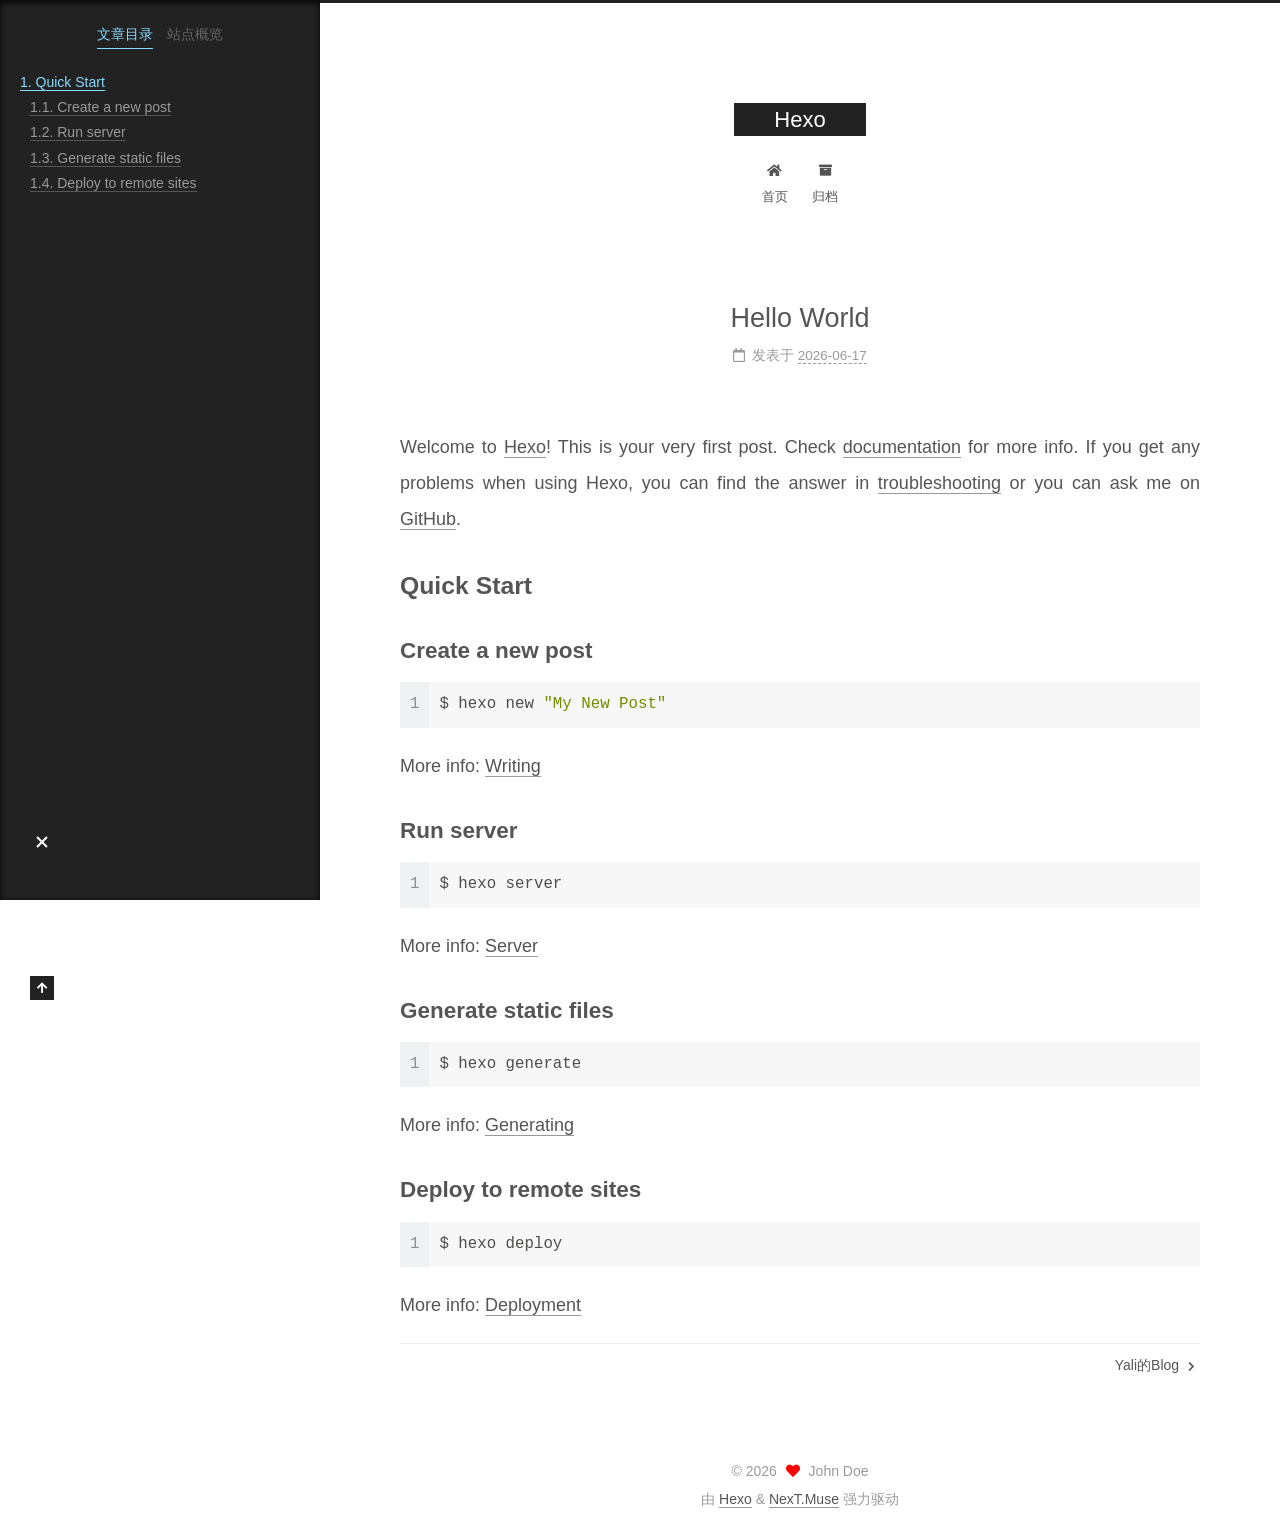
<file: 2026/06/17/hello-world/index.html>
<!DOCTYPE html>
<html lang="zh-CN">
<head>
  <meta charset="UTF-8">
<meta name="viewport" content="width=device-width, initial-scale=1, maximum-scale=2">
<meta name="theme-color" content="#222">
<meta name="generator" content="Hexo 8.1.2">
  <link rel="apple-touch-icon" sizes="180x180" href="/images/apple-touch-icon-next.png">
  <link rel="icon" type="image/png" sizes="32x32" href="/images/favicon-32x32-next.png">
  <link rel="icon" type="image/png" sizes="16x16" href="/images/favicon-16x16-next.png">
  <link rel="mask-icon" href="/images/logo.svg" color="#222">

<link rel="stylesheet" href="/css/main.css">


<link rel="stylesheet" href="/lib/font-awesome/css/all.min.css">

<script id="hexo-configurations">
    var NexT = window.NexT || {};
    var CONFIG = {"hostname":"example.com","root":"/","scheme":"Muse","version":"7.8.0","exturl":false,"sidebar":{"position":"left","display":"post","padding":18,"offset":12,"onmobile":false},"copycode":{"enable":false,"show_result":false,"style":null},"back2top":{"enable":true,"sidebar":false,"scrollpercent":false},"bookmark":{"enable":false,"color":"#222","save":"auto"},"fancybox":false,"mediumzoom":false,"lazyload":false,"pangu":false,"comments":{"style":"tabs","active":null,"storage":true,"lazyload":false,"nav":null},"algolia":{"hits":{"per_page":10},"labels":{"input_placeholder":"Search for Posts","hits_empty":"We didn't find any results for the search: ${query}","hits_stats":"${hits} results found in ${time} ms"}},"localsearch":{"enable":false,"trigger":"auto","top_n_per_article":1,"unescape":false,"preload":false},"motion":{"enable":true,"async":false,"transition":{"post_block":"fadeIn","post_header":"slideDownIn","post_body":"slideDownIn","coll_header":"slideLeftIn","sidebar":"slideUpIn"}}};
  </script>

  <meta name="description" content="Welcome to Hexo! This is your very first post. Check documentation for more info. If you get any problems when using Hexo, you can find the answer in troubleshooting or you can ask me on GitHub. Quick">
<meta property="og:type" content="article">
<meta property="og:title" content="Hello World">
<meta property="og:url" content="http://example.com/2026/06/17/hello-world/index.html">
<meta property="og:site_name" content="Hexo">
<meta property="og:description" content="Welcome to Hexo! This is your very first post. Check documentation for more info. If you get any problems when using Hexo, you can find the answer in troubleshooting or you can ask me on GitHub. Quick">
<meta property="og:locale" content="zh_CN">
<meta property="article:published_time" content="2026-06-17T02:21:56.028Z">
<meta property="article:modified_time" content="2026-06-17T02:21:56.028Z">
<meta property="article:author" content="John Doe">
<meta name="twitter:card" content="summary">

<link rel="canonical" href="http://example.com/2026/06/17/hello-world/">


<script id="page-configurations">
  // https://hexo.io/docs/variables.html
  CONFIG.page = {
    sidebar: "",
    isHome : false,
    isPost : true,
    lang   : 'zh-CN'
  };
</script>

  <title>Hello World | Hexo</title>
  






  <noscript>
  <style>
  .use-motion .brand,
  .use-motion .menu-item,
  .sidebar-inner,
  .use-motion .post-block,
  .use-motion .pagination,
  .use-motion .comments,
  .use-motion .post-header,
  .use-motion .post-body,
  .use-motion .collection-header { opacity: initial; }

  .use-motion .site-title,
  .use-motion .site-subtitle {
    opacity: initial;
    top: initial;
  }

  .use-motion .logo-line-before i { left: initial; }
  .use-motion .logo-line-after i { right: initial; }
  </style>
</noscript>

</head>

<body itemscope itemtype="http://schema.org/WebPage">
  <div class="container use-motion">
    <div class="headband"></div>

    <header class="header" itemscope itemtype="http://schema.org/WPHeader">
      <div class="header-inner"><div class="site-brand-container">
  <div class="site-nav-toggle">
    <div class="toggle" aria-label="切换导航栏">
      <span class="toggle-line toggle-line-first"></span>
      <span class="toggle-line toggle-line-middle"></span>
      <span class="toggle-line toggle-line-last"></span>
    </div>
  </div>

  <div class="site-meta">

    <a href="/" class="brand" rel="start">
      <span class="logo-line-before"><i></i></span>
      <h1 class="site-title">Hexo</h1>
      <span class="logo-line-after"><i></i></span>
    </a>
  </div>

  <div class="site-nav-right">
    <div class="toggle popup-trigger">
    </div>
  </div>
</div>




<nav class="site-nav">
  <ul id="menu" class="main-menu menu">
        <li class="menu-item menu-item-home">

    <a href="/" rel="section"><i class="fa fa-home fa-fw"></i>首页</a>

  </li>
        <li class="menu-item menu-item-archives">

    <a href="/archives/" rel="section"><i class="fa fa-archive fa-fw"></i>归档</a>

  </li>
  </ul>
</nav>




</div>
    </header>

    
  <div class="back-to-top">
    <i class="fa fa-arrow-up"></i>
    <span>0%</span>
  </div>


    <main class="main">
      <div class="main-inner">
        <div class="content-wrap">
          

          <div class="content post posts-expand">
            

    
  
  
  <article itemscope itemtype="http://schema.org/Article" class="post-block" lang="zh-CN">
    <link itemprop="mainEntityOfPage" href="http://example.com/2026/06/17/hello-world/">

    <span hidden itemprop="author" itemscope itemtype="http://schema.org/Person">
      <meta itemprop="image" content="/images/avatar.gif">
      <meta itemprop="name" content="John Doe">
      <meta itemprop="description" content="">
    </span>

    <span hidden itemprop="publisher" itemscope itemtype="http://schema.org/Organization">
      <meta itemprop="name" content="Hexo">
    </span>
      <header class="post-header">
        <h1 class="post-title" itemprop="name headline">
          Hello World
        </h1>

        <div class="post-meta">
            <span class="post-meta-item">
              <span class="post-meta-item-icon">
                <i class="far fa-calendar"></i>
              </span>
              <span class="post-meta-item-text">发表于</span>

              <time title="创建时间：2026-06-17 10:21:56" itemprop="dateCreated datePublished" datetime="2026-06-17T10:21:56+08:00">2026-06-17</time>
            </span>

          

        </div>
      </header>

    
    
    
    <div class="post-body" itemprop="articleBody">

      
        <p>Welcome to <a target="_blank" rel="noopener" href="https://hexo.io/">Hexo</a>! This is your very first post. Check <a target="_blank" rel="noopener" href="https://hexo.io/docs/">documentation</a> for more info. If you get any problems when using Hexo, you can find the answer in <a target="_blank" rel="noopener" href="https://hexo.io/docs/troubleshooting.html">troubleshooting</a> or you can ask me on <a target="_blank" rel="noopener" href="https://github.com/hexojs/hexo/issues">GitHub</a>.</p>
<h2 id="Quick-Start"><a href="#Quick-Start" class="headerlink" title="Quick Start"></a>Quick Start</h2><h3 id="Create-a-new-post"><a href="#Create-a-new-post" class="headerlink" title="Create a new post"></a>Create a new post</h3><figure class="highlight bash"><table><tr><td class="gutter"><pre><span class="line">1</span><br></pre></td><td class="code"><pre><span class="line">$ hexo new <span class="string">&quot;My New Post&quot;</span></span><br></pre></td></tr></table></figure>

<p>More info: <a target="_blank" rel="noopener" href="https://hexo.io/docs/writing.html">Writing</a></p>
<h3 id="Run-server"><a href="#Run-server" class="headerlink" title="Run server"></a>Run server</h3><figure class="highlight bash"><table><tr><td class="gutter"><pre><span class="line">1</span><br></pre></td><td class="code"><pre><span class="line">$ hexo server</span><br></pre></td></tr></table></figure>

<p>More info: <a target="_blank" rel="noopener" href="https://hexo.io/docs/server.html">Server</a></p>
<h3 id="Generate-static-files"><a href="#Generate-static-files" class="headerlink" title="Generate static files"></a>Generate static files</h3><figure class="highlight bash"><table><tr><td class="gutter"><pre><span class="line">1</span><br></pre></td><td class="code"><pre><span class="line">$ hexo generate</span><br></pre></td></tr></table></figure>

<p>More info: <a target="_blank" rel="noopener" href="https://hexo.io/docs/generating.html">Generating</a></p>
<h3 id="Deploy-to-remote-sites"><a href="#Deploy-to-remote-sites" class="headerlink" title="Deploy to remote sites"></a>Deploy to remote sites</h3><figure class="highlight bash"><table><tr><td class="gutter"><pre><span class="line">1</span><br></pre></td><td class="code"><pre><span class="line">$ hexo deploy</span><br></pre></td></tr></table></figure>

<p>More info: <a target="_blank" rel="noopener" href="https://hexo.io/docs/one-command-deployment.html">Deployment</a></p>

    </div>

    
    
    

      <footer class="post-footer">

        


        
    <div class="post-nav">
      <div class="post-nav-item"></div>
      <div class="post-nav-item">
    <a href="/2026/06/17/yali-blog/" rel="next" title="Yali的Blog">
      Yali的Blog <i class="fa fa-chevron-right"></i>
    </a></div>
    </div>
      </footer>
    
  </article>
  
  
  



          </div>
          

<script>
  window.addEventListener('tabs:register', () => {
    let { activeClass } = CONFIG.comments;
    if (CONFIG.comments.storage) {
      activeClass = localStorage.getItem('comments_active') || activeClass;
    }
    if (activeClass) {
      let activeTab = document.querySelector(`a[href="#comment-${activeClass}"]`);
      if (activeTab) {
        activeTab.click();
      }
    }
  });
  if (CONFIG.comments.storage) {
    window.addEventListener('tabs:click', event => {
      if (!event.target.matches('.tabs-comment .tab-content .tab-pane')) return;
      let commentClass = event.target.classList[1];
      localStorage.setItem('comments_active', commentClass);
    });
  }
</script>

        </div>
          
  
  <div class="toggle sidebar-toggle">
    <span class="toggle-line toggle-line-first"></span>
    <span class="toggle-line toggle-line-middle"></span>
    <span class="toggle-line toggle-line-last"></span>
  </div>

  <aside class="sidebar">
    <div class="sidebar-inner">

      <ul class="sidebar-nav motion-element">
        <li class="sidebar-nav-toc">
          文章目录
        </li>
        <li class="sidebar-nav-overview">
          站点概览
        </li>
      </ul>

      <!--noindex-->
      <div class="post-toc-wrap sidebar-panel">
          <div class="post-toc motion-element"><ol class="nav"><li class="nav-item nav-level-2"><a class="nav-link" href="#Quick-Start"><span class="nav-number">1.</span> <span class="nav-text">Quick Start</span></a><ol class="nav-child"><li class="nav-item nav-level-3"><a class="nav-link" href="#Create-a-new-post"><span class="nav-number">1.1.</span> <span class="nav-text">Create a new post</span></a></li><li class="nav-item nav-level-3"><a class="nav-link" href="#Run-server"><span class="nav-number">1.2.</span> <span class="nav-text">Run server</span></a></li><li class="nav-item nav-level-3"><a class="nav-link" href="#Generate-static-files"><span class="nav-number">1.3.</span> <span class="nav-text">Generate static files</span></a></li><li class="nav-item nav-level-3"><a class="nav-link" href="#Deploy-to-remote-sites"><span class="nav-number">1.4.</span> <span class="nav-text">Deploy to remote sites</span></a></li></ol></li></ol></div>
      </div>
      <!--/noindex-->

      <div class="site-overview-wrap sidebar-panel">
        <div class="site-author motion-element" itemprop="author" itemscope itemtype="http://schema.org/Person">
  <p class="site-author-name" itemprop="name">John Doe</p>
  <div class="site-description" itemprop="description"></div>
</div>
<div class="site-state-wrap motion-element">
  <nav class="site-state">
      <div class="site-state-item site-state-posts">
          <a href="/archives/">
        
          <span class="site-state-item-count">3</span>
          <span class="site-state-item-name">日志</span>
        </a>
      </div>
  </nav>
</div>



      </div>

    </div>
  </aside>
  <div id="sidebar-dimmer"></div>


      </div>
    </main>

    <footer class="footer">
      <div class="footer-inner">
        

        

<div class="copyright">
  
  &copy; 
  <span itemprop="copyrightYear">2026</span>
  <span class="with-love">
    <i class="fa fa-heart"></i>
  </span>
  <span class="author" itemprop="copyrightHolder">John Doe</span>
</div>
  <div class="powered-by">由 <a href="https://hexo.io/" class="theme-link" rel="noopener" target="_blank">Hexo</a> & <a href="https://muse.theme-next.org/" class="theme-link" rel="noopener" target="_blank">NexT.Muse</a> 强力驱动
  </div>

        








      </div>
    </footer>
  </div>

  
  <script src="/lib/anime.min.js"></script>
  <script src="/lib/velocity/velocity.min.js"></script>
  <script src="/lib/velocity/velocity.ui.min.js"></script>

<script src="/js/utils.js"></script>

<script src="/js/motion.js"></script>


<script src="/js/schemes/muse.js"></script>


<script src="/js/next-boot.js"></script>




  















  

  

</body>
</html>
</file>
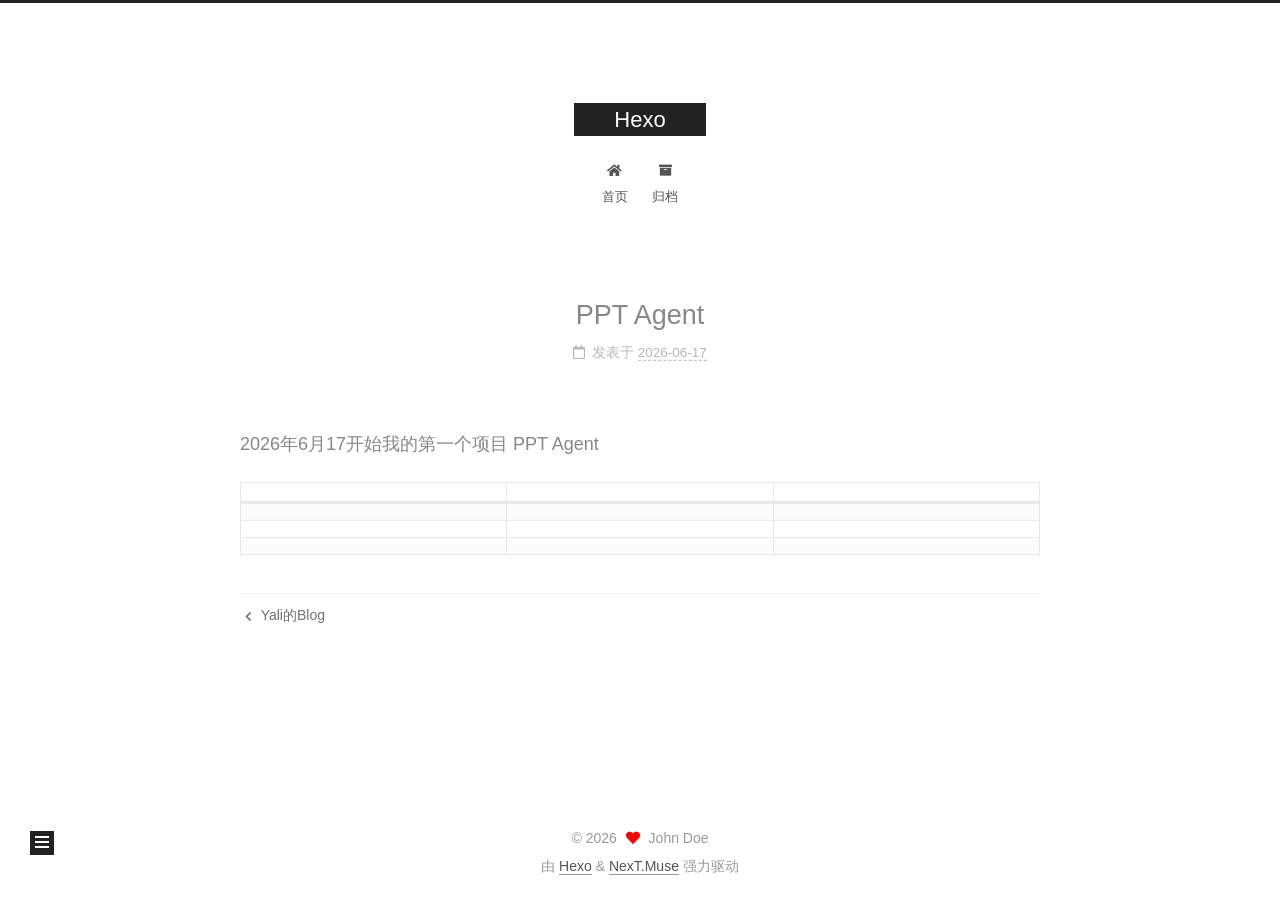
<file: 2026/06/17/PPT-Agent/index.html>
<!DOCTYPE html>
<html lang="zh-CN">
<head>
  <meta charset="UTF-8">
<meta name="viewport" content="width=device-width, initial-scale=1, maximum-scale=2">
<meta name="theme-color" content="#222">
<meta name="generator" content="Hexo 8.1.2">
  <link rel="apple-touch-icon" sizes="180x180" href="/images/apple-touch-icon-next.png">
  <link rel="icon" type="image/png" sizes="32x32" href="/images/favicon-32x32-next.png">
  <link rel="icon" type="image/png" sizes="16x16" href="/images/favicon-16x16-next.png">
  <link rel="mask-icon" href="/images/logo.svg" color="#222">

<link rel="stylesheet" href="/css/main.css">


<link rel="stylesheet" href="/lib/font-awesome/css/all.min.css">

<script id="hexo-configurations">
    var NexT = window.NexT || {};
    var CONFIG = {"hostname":"example.com","root":"/","scheme":"Muse","version":"7.8.0","exturl":false,"sidebar":{"position":"left","display":"post","padding":18,"offset":12,"onmobile":false},"copycode":{"enable":false,"show_result":false,"style":null},"back2top":{"enable":true,"sidebar":false,"scrollpercent":false},"bookmark":{"enable":false,"color":"#222","save":"auto"},"fancybox":false,"mediumzoom":false,"lazyload":false,"pangu":false,"comments":{"style":"tabs","active":null,"storage":true,"lazyload":false,"nav":null},"algolia":{"hits":{"per_page":10},"labels":{"input_placeholder":"Search for Posts","hits_empty":"We didn't find any results for the search: ${query}","hits_stats":"${hits} results found in ${time} ms"}},"localsearch":{"enable":false,"trigger":"auto","top_n_per_article":1,"unescape":false,"preload":false},"motion":{"enable":true,"async":false,"transition":{"post_block":"fadeIn","post_header":"slideDownIn","post_body":"slideDownIn","coll_header":"slideLeftIn","sidebar":"slideUpIn"}}};
  </script>

  <meta name="description" content="2026年6月17开始我的第一个项目 PPT Agent">
<meta property="og:type" content="article">
<meta property="og:title" content="PPT Agent">
<meta property="og:url" content="http://example.com/2026/06/17/PPT-Agent/index.html">
<meta property="og:site_name" content="Hexo">
<meta property="og:description" content="2026年6月17开始我的第一个项目 PPT Agent">
<meta property="og:locale" content="zh_CN">
<meta property="article:published_time" content="2026-06-17T07:57:23.000Z">
<meta property="article:modified_time" content="2026-06-17T08:01:10.678Z">
<meta property="article:author" content="John Doe">
<meta name="twitter:card" content="summary">

<link rel="canonical" href="http://example.com/2026/06/17/PPT-Agent/">


<script id="page-configurations">
  // https://hexo.io/docs/variables.html
  CONFIG.page = {
    sidebar: "",
    isHome : false,
    isPost : true,
    lang   : 'zh-CN'
  };
</script>

  <title>PPT Agent | Hexo</title>
  






  <noscript>
  <style>
  .use-motion .brand,
  .use-motion .menu-item,
  .sidebar-inner,
  .use-motion .post-block,
  .use-motion .pagination,
  .use-motion .comments,
  .use-motion .post-header,
  .use-motion .post-body,
  .use-motion .collection-header { opacity: initial; }

  .use-motion .site-title,
  .use-motion .site-subtitle {
    opacity: initial;
    top: initial;
  }

  .use-motion .logo-line-before i { left: initial; }
  .use-motion .logo-line-after i { right: initial; }
  </style>
</noscript>

</head>

<body itemscope itemtype="http://schema.org/WebPage">
  <div class="container use-motion">
    <div class="headband"></div>

    <header class="header" itemscope itemtype="http://schema.org/WPHeader">
      <div class="header-inner"><div class="site-brand-container">
  <div class="site-nav-toggle">
    <div class="toggle" aria-label="切换导航栏">
      <span class="toggle-line toggle-line-first"></span>
      <span class="toggle-line toggle-line-middle"></span>
      <span class="toggle-line toggle-line-last"></span>
    </div>
  </div>

  <div class="site-meta">

    <a href="/" class="brand" rel="start">
      <span class="logo-line-before"><i></i></span>
      <h1 class="site-title">Hexo</h1>
      <span class="logo-line-after"><i></i></span>
    </a>
  </div>

  <div class="site-nav-right">
    <div class="toggle popup-trigger">
    </div>
  </div>
</div>




<nav class="site-nav">
  <ul id="menu" class="main-menu menu">
        <li class="menu-item menu-item-home">

    <a href="/" rel="section"><i class="fa fa-home fa-fw"></i>首页</a>

  </li>
        <li class="menu-item menu-item-archives">

    <a href="/archives/" rel="section"><i class="fa fa-archive fa-fw"></i>归档</a>

  </li>
  </ul>
</nav>




</div>
    </header>

    
  <div class="back-to-top">
    <i class="fa fa-arrow-up"></i>
    <span>0%</span>
  </div>


    <main class="main">
      <div class="main-inner">
        <div class="content-wrap">
          

          <div class="content post posts-expand">
            

    
  
  
  <article itemscope itemtype="http://schema.org/Article" class="post-block" lang="zh-CN">
    <link itemprop="mainEntityOfPage" href="http://example.com/2026/06/17/PPT-Agent/">

    <span hidden itemprop="author" itemscope itemtype="http://schema.org/Person">
      <meta itemprop="image" content="/images/avatar.gif">
      <meta itemprop="name" content="John Doe">
      <meta itemprop="description" content="">
    </span>

    <span hidden itemprop="publisher" itemscope itemtype="http://schema.org/Organization">
      <meta itemprop="name" content="Hexo">
    </span>
      <header class="post-header">
        <h1 class="post-title" itemprop="name headline">
          PPT Agent
        </h1>

        <div class="post-meta">
            <span class="post-meta-item">
              <span class="post-meta-item-icon">
                <i class="far fa-calendar"></i>
              </span>
              <span class="post-meta-item-text">发表于</span>
              

              <time title="创建时间：2026-06-17 15:57:23 / 修改时间：16:01:10" itemprop="dateCreated datePublished" datetime="2026-06-17T15:57:23+08:00">2026-06-17</time>
            </span>

          

        </div>
      </header>

    
    
    
    <div class="post-body" itemprop="articleBody">

      
        <p>2026年6月17开始我的第一个项目 PPT Agent</p>
<table>
<thead>
<tr>
<th></th>
<th></th>
<th></th>
</tr>
</thead>
<tbody><tr>
<td></td>
<td></td>
<td></td>
</tr>
<tr>
<td></td>
<td></td>
<td></td>
</tr>
<tr>
<td></td>
<td></td>
<td></td>
</tr>
</tbody></table>

    </div>

    
    
    

      <footer class="post-footer">

        


        
    <div class="post-nav">
      <div class="post-nav-item">
    <a href="/2026/06/17/yali-blog/" rel="prev" title="Yali的Blog">
      <i class="fa fa-chevron-left"></i> Yali的Blog
    </a></div>
      <div class="post-nav-item"></div>
    </div>
      </footer>
    
  </article>
  
  
  



          </div>
          

<script>
  window.addEventListener('tabs:register', () => {
    let { activeClass } = CONFIG.comments;
    if (CONFIG.comments.storage) {
      activeClass = localStorage.getItem('comments_active') || activeClass;
    }
    if (activeClass) {
      let activeTab = document.querySelector(`a[href="#comment-${activeClass}"]`);
      if (activeTab) {
        activeTab.click();
      }
    }
  });
  if (CONFIG.comments.storage) {
    window.addEventListener('tabs:click', event => {
      if (!event.target.matches('.tabs-comment .tab-content .tab-pane')) return;
      let commentClass = event.target.classList[1];
      localStorage.setItem('comments_active', commentClass);
    });
  }
</script>

        </div>
          
  
  <div class="toggle sidebar-toggle">
    <span class="toggle-line toggle-line-first"></span>
    <span class="toggle-line toggle-line-middle"></span>
    <span class="toggle-line toggle-line-last"></span>
  </div>

  <aside class="sidebar">
    <div class="sidebar-inner">

      <ul class="sidebar-nav motion-element">
        <li class="sidebar-nav-toc">
          文章目录
        </li>
        <li class="sidebar-nav-overview">
          站点概览
        </li>
      </ul>

      <!--noindex-->
      <div class="post-toc-wrap sidebar-panel">
      </div>
      <!--/noindex-->

      <div class="site-overview-wrap sidebar-panel">
        <div class="site-author motion-element" itemprop="author" itemscope itemtype="http://schema.org/Person">
  <p class="site-author-name" itemprop="name">John Doe</p>
  <div class="site-description" itemprop="description"></div>
</div>
<div class="site-state-wrap motion-element">
  <nav class="site-state">
      <div class="site-state-item site-state-posts">
          <a href="/archives/">
        
          <span class="site-state-item-count">3</span>
          <span class="site-state-item-name">日志</span>
        </a>
      </div>
  </nav>
</div>



      </div>

    </div>
  </aside>
  <div id="sidebar-dimmer"></div>


      </div>
    </main>

    <footer class="footer">
      <div class="footer-inner">
        

        

<div class="copyright">
  
  &copy; 
  <span itemprop="copyrightYear">2026</span>
  <span class="with-love">
    <i class="fa fa-heart"></i>
  </span>
  <span class="author" itemprop="copyrightHolder">John Doe</span>
</div>
  <div class="powered-by">由 <a href="https://hexo.io/" class="theme-link" rel="noopener" target="_blank">Hexo</a> & <a href="https://muse.theme-next.org/" class="theme-link" rel="noopener" target="_blank">NexT.Muse</a> 强力驱动
  </div>

        








      </div>
    </footer>
  </div>

  
  <script src="/lib/anime.min.js"></script>
  <script src="/lib/velocity/velocity.min.js"></script>
  <script src="/lib/velocity/velocity.ui.min.js"></script>

<script src="/js/utils.js"></script>

<script src="/js/motion.js"></script>


<script src="/js/schemes/muse.js"></script>


<script src="/js/next-boot.js"></script>




  















  

  

</body>
</html>
</file>
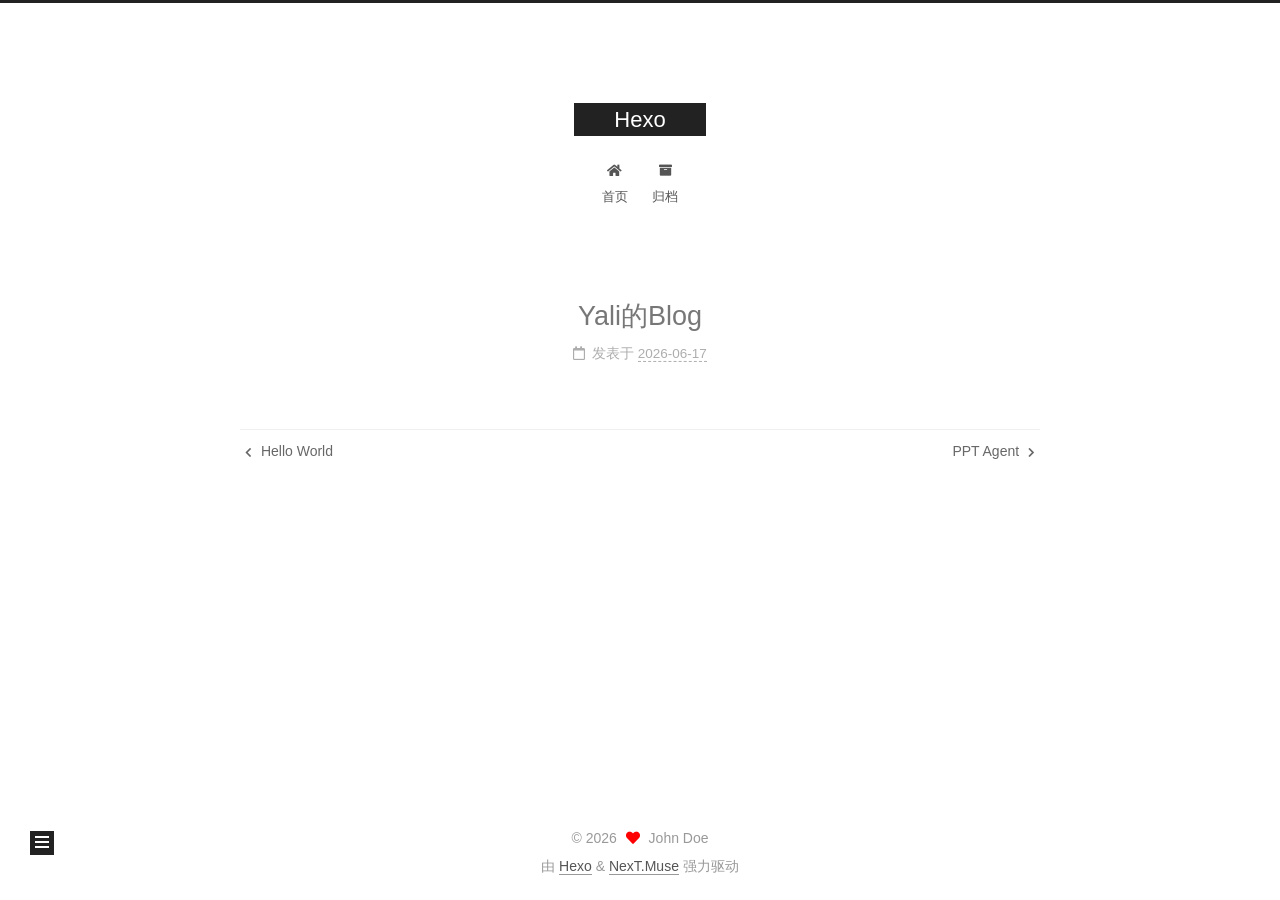
<file: 2026/06/17/yali-blog/index.html>
<!DOCTYPE html>
<html lang="zh-CN">
<head>
  <meta charset="UTF-8">
<meta name="viewport" content="width=device-width, initial-scale=1, maximum-scale=2">
<meta name="theme-color" content="#222">
<meta name="generator" content="Hexo 8.1.2">
  <link rel="apple-touch-icon" sizes="180x180" href="/images/apple-touch-icon-next.png">
  <link rel="icon" type="image/png" sizes="32x32" href="/images/favicon-32x32-next.png">
  <link rel="icon" type="image/png" sizes="16x16" href="/images/favicon-16x16-next.png">
  <link rel="mask-icon" href="/images/logo.svg" color="#222">

<link rel="stylesheet" href="/css/main.css">


<link rel="stylesheet" href="/lib/font-awesome/css/all.min.css">

<script id="hexo-configurations">
    var NexT = window.NexT || {};
    var CONFIG = {"hostname":"example.com","root":"/","scheme":"Muse","version":"7.8.0","exturl":false,"sidebar":{"position":"left","display":"post","padding":18,"offset":12,"onmobile":false},"copycode":{"enable":false,"show_result":false,"style":null},"back2top":{"enable":true,"sidebar":false,"scrollpercent":false},"bookmark":{"enable":false,"color":"#222","save":"auto"},"fancybox":false,"mediumzoom":false,"lazyload":false,"pangu":false,"comments":{"style":"tabs","active":null,"storage":true,"lazyload":false,"nav":null},"algolia":{"hits":{"per_page":10},"labels":{"input_placeholder":"Search for Posts","hits_empty":"We didn't find any results for the search: ${query}","hits_stats":"${hits} results found in ${time} ms"}},"localsearch":{"enable":false,"trigger":"auto","top_n_per_article":1,"unescape":false,"preload":false},"motion":{"enable":true,"async":false,"transition":{"post_block":"fadeIn","post_header":"slideDownIn","post_body":"slideDownIn","coll_header":"slideLeftIn","sidebar":"slideUpIn"}}};
  </script>

  <meta property="og:type" content="article">
<meta property="og:title" content="Yali的Blog">
<meta property="og:url" content="http://example.com/2026/06/17/yali-blog/index.html">
<meta property="og:site_name" content="Hexo">
<meta property="og:locale" content="zh_CN">
<meta property="article:published_time" content="2026-06-17T02:41:24.000Z">
<meta property="article:modified_time" content="2026-06-17T02:42:36.622Z">
<meta property="article:author" content="John Doe">
<meta name="twitter:card" content="summary">

<link rel="canonical" href="http://example.com/2026/06/17/yali-blog/">


<script id="page-configurations">
  // https://hexo.io/docs/variables.html
  CONFIG.page = {
    sidebar: "",
    isHome : false,
    isPost : true,
    lang   : 'zh-CN'
  };
</script>

  <title>Yali的Blog | Hexo</title>
  






  <noscript>
  <style>
  .use-motion .brand,
  .use-motion .menu-item,
  .sidebar-inner,
  .use-motion .post-block,
  .use-motion .pagination,
  .use-motion .comments,
  .use-motion .post-header,
  .use-motion .post-body,
  .use-motion .collection-header { opacity: initial; }

  .use-motion .site-title,
  .use-motion .site-subtitle {
    opacity: initial;
    top: initial;
  }

  .use-motion .logo-line-before i { left: initial; }
  .use-motion .logo-line-after i { right: initial; }
  </style>
</noscript>

</head>

<body itemscope itemtype="http://schema.org/WebPage">
  <div class="container use-motion">
    <div class="headband"></div>

    <header class="header" itemscope itemtype="http://schema.org/WPHeader">
      <div class="header-inner"><div class="site-brand-container">
  <div class="site-nav-toggle">
    <div class="toggle" aria-label="切换导航栏">
      <span class="toggle-line toggle-line-first"></span>
      <span class="toggle-line toggle-line-middle"></span>
      <span class="toggle-line toggle-line-last"></span>
    </div>
  </div>

  <div class="site-meta">

    <a href="/" class="brand" rel="start">
      <span class="logo-line-before"><i></i></span>
      <h1 class="site-title">Hexo</h1>
      <span class="logo-line-after"><i></i></span>
    </a>
  </div>

  <div class="site-nav-right">
    <div class="toggle popup-trigger">
    </div>
  </div>
</div>




<nav class="site-nav">
  <ul id="menu" class="main-menu menu">
        <li class="menu-item menu-item-home">

    <a href="/" rel="section"><i class="fa fa-home fa-fw"></i>首页</a>

  </li>
        <li class="menu-item menu-item-archives">

    <a href="/archives/" rel="section"><i class="fa fa-archive fa-fw"></i>归档</a>

  </li>
  </ul>
</nav>




</div>
    </header>

    
  <div class="back-to-top">
    <i class="fa fa-arrow-up"></i>
    <span>0%</span>
  </div>


    <main class="main">
      <div class="main-inner">
        <div class="content-wrap">
          

          <div class="content post posts-expand">
            

    
  
  
  <article itemscope itemtype="http://schema.org/Article" class="post-block" lang="zh-CN">
    <link itemprop="mainEntityOfPage" href="http://example.com/2026/06/17/yali-blog/">

    <span hidden itemprop="author" itemscope itemtype="http://schema.org/Person">
      <meta itemprop="image" content="/images/avatar.gif">
      <meta itemprop="name" content="John Doe">
      <meta itemprop="description" content="">
    </span>

    <span hidden itemprop="publisher" itemscope itemtype="http://schema.org/Organization">
      <meta itemprop="name" content="Hexo">
    </span>
      <header class="post-header">
        <h1 class="post-title" itemprop="name headline">
          Yali的Blog
        </h1>

        <div class="post-meta">
            <span class="post-meta-item">
              <span class="post-meta-item-icon">
                <i class="far fa-calendar"></i>
              </span>
              <span class="post-meta-item-text">发表于</span>
              

              <time title="创建时间：2026-06-17 10:41:24 / 修改时间：10:42:36" itemprop="dateCreated datePublished" datetime="2026-06-17T10:41:24+08:00">2026-06-17</time>
            </span>

          

        </div>
      </header>

    
    
    
    <div class="post-body" itemprop="articleBody">

      
        
    </div>

    
    
    

      <footer class="post-footer">

        


        
    <div class="post-nav">
      <div class="post-nav-item">
    <a href="/2026/06/17/hello-world/" rel="prev" title="Hello World">
      <i class="fa fa-chevron-left"></i> Hello World
    </a></div>
      <div class="post-nav-item">
    <a href="/2026/06/17/PPT-Agent/" rel="next" title="PPT Agent">
      PPT Agent <i class="fa fa-chevron-right"></i>
    </a></div>
    </div>
      </footer>
    
  </article>
  
  
  



          </div>
          

<script>
  window.addEventListener('tabs:register', () => {
    let { activeClass } = CONFIG.comments;
    if (CONFIG.comments.storage) {
      activeClass = localStorage.getItem('comments_active') || activeClass;
    }
    if (activeClass) {
      let activeTab = document.querySelector(`a[href="#comment-${activeClass}"]`);
      if (activeTab) {
        activeTab.click();
      }
    }
  });
  if (CONFIG.comments.storage) {
    window.addEventListener('tabs:click', event => {
      if (!event.target.matches('.tabs-comment .tab-content .tab-pane')) return;
      let commentClass = event.target.classList[1];
      localStorage.setItem('comments_active', commentClass);
    });
  }
</script>

        </div>
          
  
  <div class="toggle sidebar-toggle">
    <span class="toggle-line toggle-line-first"></span>
    <span class="toggle-line toggle-line-middle"></span>
    <span class="toggle-line toggle-line-last"></span>
  </div>

  <aside class="sidebar">
    <div class="sidebar-inner">

      <ul class="sidebar-nav motion-element">
        <li class="sidebar-nav-toc">
          文章目录
        </li>
        <li class="sidebar-nav-overview">
          站点概览
        </li>
      </ul>

      <!--noindex-->
      <div class="post-toc-wrap sidebar-panel">
      </div>
      <!--/noindex-->

      <div class="site-overview-wrap sidebar-panel">
        <div class="site-author motion-element" itemprop="author" itemscope itemtype="http://schema.org/Person">
  <p class="site-author-name" itemprop="name">John Doe</p>
  <div class="site-description" itemprop="description"></div>
</div>
<div class="site-state-wrap motion-element">
  <nav class="site-state">
      <div class="site-state-item site-state-posts">
          <a href="/archives/">
        
          <span class="site-state-item-count">3</span>
          <span class="site-state-item-name">日志</span>
        </a>
      </div>
  </nav>
</div>



      </div>

    </div>
  </aside>
  <div id="sidebar-dimmer"></div>


      </div>
    </main>

    <footer class="footer">
      <div class="footer-inner">
        

        

<div class="copyright">
  
  &copy; 
  <span itemprop="copyrightYear">2026</span>
  <span class="with-love">
    <i class="fa fa-heart"></i>
  </span>
  <span class="author" itemprop="copyrightHolder">John Doe</span>
</div>
  <div class="powered-by">由 <a href="https://hexo.io/" class="theme-link" rel="noopener" target="_blank">Hexo</a> & <a href="https://muse.theme-next.org/" class="theme-link" rel="noopener" target="_blank">NexT.Muse</a> 强力驱动
  </div>

        








      </div>
    </footer>
  </div>

  
  <script src="/lib/anime.min.js"></script>
  <script src="/lib/velocity/velocity.min.js"></script>
  <script src="/lib/velocity/velocity.ui.min.js"></script>

<script src="/js/utils.js"></script>

<script src="/js/motion.js"></script>


<script src="/js/schemes/muse.js"></script>


<script src="/js/next-boot.js"></script>




  















  

  

</body>
</html>
</file>
<file: css/main.css>
:root {
  --body-bg-color: #fff;
  --content-bg-color: #fff;
  --card-bg-color: #f5f5f5;
  --text-color: #555;
  --blockquote-color: #666;
  --link-color: #555;
  --link-hover-color: #222;
  --brand-color: #fff;
  --brand-hover-color: #fff;
  --table-row-odd-bg-color: #f9f9f9;
  --table-row-hover-bg-color: #f5f5f5;
  --menu-item-bg-color: #f5f5f5;
  --btn-default-bg: #222;
  --btn-default-color: #fff;
  --btn-default-border-color: #222;
  --btn-default-hover-bg: #fff;
  --btn-default-hover-color: #222;
  --btn-default-hover-border-color: #222;
}
html {
  line-height: 1.15; /* 1 */
  -webkit-text-size-adjust: 100%; /* 2 */
}
body {
  margin: 0;
}
main {
  display: block;
}
h1 {
  font-size: 2em;
  margin: 0.67em 0;
}
hr {
  box-sizing: content-box; /* 1 */
  height: 0; /* 1 */
  overflow: visible; /* 2 */
}
pre {
  font-family: monospace, monospace; /* 1 */
  font-size: 1em; /* 2 */
}
a {
  background: transparent;
}
abbr[title] {
  border-bottom: none; /* 1 */
  text-decoration: underline; /* 2 */
  text-decoration: underline dotted; /* 2 */
}
b,
strong {
  font-weight: bolder;
}
code,
kbd,
samp {
  font-family: monospace, monospace; /* 1 */
  font-size: 1em; /* 2 */
}
small {
  font-size: 80%;
}
sub,
sup {
  font-size: 75%;
  line-height: 0;
  position: relative;
  vertical-align: baseline;
}
sub {
  bottom: -0.25em;
}
sup {
  top: -0.5em;
}
img {
  border-style: none;
}
button,
input,
optgroup,
select,
textarea {
  font-family: inherit; /* 1 */
  font-size: 100%; /* 1 */
  line-height: 1.15; /* 1 */
  margin: 0; /* 2 */
}
button,
input {
/* 1 */
  overflow: visible;
}
button,
select {
/* 1 */
  text-transform: none;
}
button,
[type='button'],
[type='reset'],
[type='submit'] {
  -webkit-appearance: button;
}
button::-moz-focus-inner,
[type='button']::-moz-focus-inner,
[type='reset']::-moz-focus-inner,
[type='submit']::-moz-focus-inner {
  border-style: none;
  padding: 0;
}
button:-moz-focusring,
[type='button']:-moz-focusring,
[type='reset']:-moz-focusring,
[type='submit']:-moz-focusring {
  outline: 1px dotted ButtonText;
}
fieldset {
  padding: 0.35em 0.75em 0.625em;
}
legend {
  box-sizing: border-box; /* 1 */
  color: inherit; /* 2 */
  display: table; /* 1 */
  max-width: 100%; /* 1 */
  padding: 0; /* 3 */
  white-space: normal; /* 1 */
}
progress {
  vertical-align: baseline;
}
textarea {
  overflow: auto;
}
[type='checkbox'],
[type='radio'] {
  box-sizing: border-box; /* 1 */
  padding: 0; /* 2 */
}
[type='number']::-webkit-inner-spin-button,
[type='number']::-webkit-outer-spin-button {
  height: auto;
}
[type='search'] {
  outline-offset: -2px; /* 2 */
  -webkit-appearance: textfield; /* 1 */
}
[type='search']::-webkit-search-decoration {
  -webkit-appearance: none;
}
::-webkit-file-upload-button {
  font: inherit; /* 2 */
  -webkit-appearance: button; /* 1 */
}
details {
  display: block;
}
summary {
  display: list-item;
}
template {
  display: none;
}
[hidden] {
  display: none;
}
::selection {
  background: #262a30;
  color: #eee;
}
html,
body {
  height: 100%;
}
body {
  background: var(--body-bg-color);
  color: var(--text-color);
  font-family: 'Lato', "PingFang SC", "Microsoft YaHei", sans-serif;
  font-size: 1em;
  line-height: 2;
}
@media (max-width: 991px) {
  body {
    padding-left: 0 !important;
    padding-right: 0 !important;
  }
}
h1,
h2,
h3,
h4,
h5,
h6 {
  font-family: 'Lato', "PingFang SC", "Microsoft YaHei", sans-serif;
  font-weight: bold;
  line-height: 1.5;
  margin: 20px 0 15px;
}
h1 {
  font-size: 1.5em;
}
h2 {
  font-size: 1.375em;
}
h3 {
  font-size: 1.25em;
}
h4 {
  font-size: 1.125em;
}
h5 {
  font-size: 1em;
}
h6 {
  font-size: 0.875em;
}
p {
  margin: 0 0 20px 0;
}
a,
span.exturl {
  border-bottom: 1px solid #999;
  color: var(--link-color);
  outline: 0;
  text-decoration: none;
  overflow-wrap: break-word;
  word-wrap: break-word;
  cursor: pointer;
}
a:hover,
span.exturl:hover {
  border-bottom-color: var(--link-hover-color);
  color: var(--link-hover-color);
}
iframe,
img,
video {
  display: block;
  margin-left: auto;
  margin-right: auto;
  max-width: 100%;
}
hr {
  background-image: repeating-linear-gradient(-45deg, #ddd, #ddd 4px, transparent 4px, transparent 8px);
  border: 0;
  height: 3px;
  margin: 40px 0;
}
blockquote {
  border-left: 4px solid #ddd;
  color: var(--blockquote-color);
  margin: 0;
  padding: 0 15px;
}
blockquote cite::before {
  content: '-';
  padding: 0 5px;
}
dt {
  font-weight: bold;
}
dd {
  margin: 0;
  padding: 0;
}
kbd {
  background-color: #f5f5f5;
  background-image: linear-gradient(#eee, #fff, #eee);
  border: 1px solid #ccc;
  border-radius: 0.2em;
  box-shadow: 0.1em 0.1em 0.2em rgba(0,0,0,0.1);
  color: #555;
  font-family: inherit;
  padding: 0.1em 0.3em;
  white-space: nowrap;
}
.table-container {
  overflow: auto;
}
table {
  border-collapse: collapse;
  border-spacing: 0;
  font-size: 0.875em;
  margin: 0 0 20px 0;
  width: 100%;
}
tbody tr:nth-of-type(odd) {
  background: var(--table-row-odd-bg-color);
}
tbody tr:hover {
  background: var(--table-row-hover-bg-color);
}
caption,
th,
td {
  font-weight: normal;
  padding: 8px;
  vertical-align: middle;
}
th,
td {
  border: 1px solid #ddd;
  border-bottom: 3px solid #ddd;
}
th {
  font-weight: 700;
  padding-bottom: 10px;
}
td {
  border-bottom-width: 1px;
}
.btn {
  background: var(--btn-default-bg);
  border: 2px solid var(--btn-default-border-color);
  border-radius: 0;
  color: var(--btn-default-color);
  display: inline-block;
  font-size: 0.875em;
  line-height: 2;
  padding: 0 20px;
  text-decoration: none;
  transition-property: background-color;
  transition-delay: 0s;
  transition-duration: 0.2s;
  transition-timing-function: ease-in-out;
}
.btn:hover {
  background: var(--btn-default-hover-bg);
  border-color: var(--btn-default-hover-border-color);
  color: var(--btn-default-hover-color);
}
.btn + .btn {
  margin: 0 0 8px 8px;
}
.btn .fa-fw {
  text-align: left;
  width: 1.285714285714286em;
}
.toggle {
  line-height: 0;
}
.toggle .toggle-line {
  background: #fff;
  display: inline-block;
  height: 2px;
  left: 0;
  position: relative;
  top: 0;
  transition: all 0.4s;
  vertical-align: top;
  width: 100%;
}
.toggle .toggle-line:not(:first-child) {
  margin-top: 3px;
}
.toggle.toggle-arrow .toggle-line-first {
  left: 50%;
  top: 2px;
  transform: rotate(45deg);
  width: 50%;
}
.toggle.toggle-arrow .toggle-line-middle {
  left: 2px;
  width: 90%;
}
.toggle.toggle-arrow .toggle-line-last {
  left: 50%;
  top: -2px;
  transform: rotate(-45deg);
  width: 50%;
}
.toggle.toggle-close .toggle-line-first {
  transform: rotate(-45deg);
  top: 5px;
}
.toggle.toggle-close .toggle-line-middle {
  opacity: 0;
}
.toggle.toggle-close .toggle-line-last {
  transform: rotate(45deg);
  top: -5px;
}
.highlight,
pre {
  background: #f7f7f7;
  color: #4d4d4c;
  line-height: 1.6;
  margin: 0 auto 20px;
}
pre,
code {
  font-family: consolas, Menlo, monospace, "PingFang SC", "Microsoft YaHei";
}
code {
  background: #eee;
  border-radius: 3px;
  color: #555;
  padding: 2px 4px;
  overflow-wrap: break-word;
  word-wrap: break-word;
}
.highlight *::selection {
  background: #d6d6d6;
}
.highlight pre {
  border: 0;
  margin: 0;
  padding: 10px 0;
}
.highlight table {
  border: 0;
  margin: 0;
  width: auto;
}
.highlight td {
  border: 0;
  padding: 0;
}
.highlight figcaption {
  background: #eff2f3;
  color: #4d4d4c;
  display: flex;
  font-size: 0.875em;
  justify-content: space-between;
  line-height: 1.2;
  padding: 0.5em;
}
.highlight figcaption a {
  color: #4d4d4c;
}
.highlight figcaption a:hover {
  border-bottom-color: #4d4d4c;
}
.highlight .gutter {
  -moz-user-select: none;
  -ms-user-select: none;
  -webkit-user-select: none;
  user-select: none;
}
.highlight .gutter pre {
  background: #eff2f3;
  color: #869194;
  padding-left: 10px;
  padding-right: 10px;
  text-align: right;
}
.highlight .code pre {
  background: #f7f7f7;
  padding-left: 10px;
  width: 100%;
}
.gist table {
  width: auto;
}
.gist table td {
  border: 0;
}
pre {
  overflow: auto;
  padding: 10px;
}
pre code {
  background: none;
  color: #4d4d4c;
  font-size: 0.875em;
  padding: 0;
  text-shadow: none;
}
pre .deletion {
  background: #fdd;
}
pre .addition {
  background: #dfd;
}
pre .meta {
  color: #eab700;
  -moz-user-select: none;
  -ms-user-select: none;
  -webkit-user-select: none;
  user-select: none;
}
pre .comment {
  color: #8e908c;
}
pre .variable,
pre .attribute,
pre .tag,
pre .name,
pre .regexp,
pre .ruby .constant,
pre .xml .tag .title,
pre .xml .pi,
pre .xml .doctype,
pre .html .doctype,
pre .css .id,
pre .css .class,
pre .css .pseudo {
  color: #c82829;
}
pre .number,
pre .preprocessor,
pre .built_in,
pre .builtin-name,
pre .literal,
pre .params,
pre .constant,
pre .command {
  color: #f5871f;
}
pre .ruby .class .title,
pre .css .rules .attribute,
pre .string,
pre .symbol,
pre .value,
pre .inheritance,
pre .header,
pre .ruby .symbol,
pre .xml .cdata,
pre .special,
pre .formula {
  color: #718c00;
}
pre .title,
pre .css .hexcolor {
  color: #3e999f;
}
pre .function,
pre .python .decorator,
pre .python .title,
pre .ruby .function .title,
pre .ruby .title .keyword,
pre .perl .sub,
pre .javascript .title,
pre .coffeescript .title {
  color: #4271ae;
}
pre .keyword,
pre .javascript .function {
  color: #8959a8;
}
.blockquote-center {
  border-left: none;
  margin: 40px 0;
  padding: 0;
  position: relative;
  text-align: center;
}
.blockquote-center .fa {
  display: block;
  opacity: 0.6;
  position: absolute;
  width: 100%;
}
.blockquote-center .fa-quote-left {
  border-top: 1px solid #ccc;
  text-align: left;
  top: -20px;
}
.blockquote-center .fa-quote-right {
  border-bottom: 1px solid #ccc;
  text-align: right;
  bottom: -20px;
}
.blockquote-center p,
.blockquote-center div {
  text-align: center;
}
.post-body .group-picture img {
  margin: 0 auto;
  padding: 0 3px;
}
.group-picture-row {
  margin-bottom: 6px;
  overflow: hidden;
}
.group-picture-column {
  float: left;
  margin-bottom: 10px;
}
.post-body .label {
  color: #555;
  display: inline;
  padding: 0 2px;
}
.post-body .label.default {
  background: #f0f0f0;
}
.post-body .label.primary {
  background: #efe6f7;
}
.post-body .label.info {
  background: #e5f2f8;
}
.post-body .label.success {
  background: #e7f4e9;
}
.post-body .label.warning {
  background: #fcf6e1;
}
.post-body .label.danger {
  background: #fae8eb;
}
.post-body .tabs {
  margin-bottom: 20px;
}
.post-body .tabs,
.tabs-comment {
  display: block;
  padding-top: 10px;
  position: relative;
}
.post-body .tabs ul.nav-tabs,
.tabs-comment ul.nav-tabs {
  display: flex;
  flex-wrap: wrap;
  margin: 0;
  margin-bottom: -1px;
  padding: 0;
}
@media (max-width: 413px) {
  .post-body .tabs ul.nav-tabs,
  .tabs-comment ul.nav-tabs {
    display: block;
    margin-bottom: 5px;
  }
}
.post-body .tabs ul.nav-tabs li.tab,
.tabs-comment ul.nav-tabs li.tab {
  border-bottom: 1px solid #ddd;
  border-left: 1px solid transparent;
  border-right: 1px solid transparent;
  border-top: 3px solid transparent;
  flex-grow: 1;
  list-style-type: none;
  border-radius: 0 0 0 0;
}
@media (max-width: 413px) {
  .post-body .tabs ul.nav-tabs li.tab,
  .tabs-comment ul.nav-tabs li.tab {
    border-bottom: 1px solid transparent;
    border-left: 3px solid transparent;
    border-right: 1px solid transparent;
    border-top: 1px solid transparent;
  }
}
@media (max-width: 413px) {
  .post-body .tabs ul.nav-tabs li.tab,
  .tabs-comment ul.nav-tabs li.tab {
    border-radius: 0;
  }
}
.post-body .tabs ul.nav-tabs li.tab a,
.tabs-comment ul.nav-tabs li.tab a {
  border-bottom: initial;
  display: block;
  line-height: 1.8;
  outline: 0;
  padding: 0.25em 0.75em;
  text-align: center;
  transition-delay: 0s;
  transition-duration: 0.2s;
  transition-timing-function: ease-out;
}
.post-body .tabs ul.nav-tabs li.tab a i,
.tabs-comment ul.nav-tabs li.tab a i {
  width: 1.285714285714286em;
}
.post-body .tabs ul.nav-tabs li.tab.active,
.tabs-comment ul.nav-tabs li.tab.active {
  border-bottom: 1px solid transparent;
  border-left: 1px solid #ddd;
  border-right: 1px solid #ddd;
  border-top: 3px solid #fc6423;
}
@media (max-width: 413px) {
  .post-body .tabs ul.nav-tabs li.tab.active,
  .tabs-comment ul.nav-tabs li.tab.active {
    border-bottom: 1px solid #ddd;
    border-left: 3px solid #fc6423;
    border-right: 1px solid #ddd;
    border-top: 1px solid #ddd;
  }
}
.post-body .tabs ul.nav-tabs li.tab.active a,
.tabs-comment ul.nav-tabs li.tab.active a {
  color: var(--link-color);
  cursor: default;
}
.post-body .tabs .tab-content .tab-pane,
.tabs-comment .tab-content .tab-pane {
  border: 1px solid #ddd;
  border-top: 0;
  padding: 20px 20px 0 20px;
  border-radius: 0;
}
.post-body .tabs .tab-content .tab-pane:not(.active),
.tabs-comment .tab-content .tab-pane:not(.active) {
  display: none;
}
.post-body .tabs .tab-content .tab-pane.active,
.tabs-comment .tab-content .tab-pane.active {
  display: block;
}
.post-body .tabs .tab-content .tab-pane.active:nth-of-type(1),
.tabs-comment .tab-content .tab-pane.active:nth-of-type(1) {
  border-radius: 0 0 0 0;
}
@media (max-width: 413px) {
  .post-body .tabs .tab-content .tab-pane.active:nth-of-type(1),
  .tabs-comment .tab-content .tab-pane.active:nth-of-type(1) {
    border-radius: 0;
  }
}
.post-body .note {
  border-radius: 3px;
  margin-bottom: 20px;
  padding: 1em;
  position: relative;
  border: 1px solid #eee;
  border-left-width: 5px;
}
.post-body .note h2,
.post-body .note h3,
.post-body .note h4,
.post-body .note h5,
.post-body .note h6 {
  margin-top: 0;
  border-bottom: initial;
  margin-bottom: 0;
  padding-top: 0;
}
.post-body .note p:first-child,
.post-body .note ul:first-child,
.post-body .note ol:first-child,
.post-body .note table:first-child,
.post-body .note pre:first-child,
.post-body .note blockquote:first-child,
.post-body .note img:first-child {
  margin-top: 0;
}
.post-body .note p:last-child,
.post-body .note ul:last-child,
.post-body .note ol:last-child,
.post-body .note table:last-child,
.post-body .note pre:last-child,
.post-body .note blockquote:last-child,
.post-body .note img:last-child {
  margin-bottom: 0;
}
.post-body .note.default {
  border-left-color: #777;
}
.post-body .note.default h2,
.post-body .note.default h3,
.post-body .note.default h4,
.post-body .note.default h5,
.post-body .note.default h6 {
  color: #777;
}
.post-body .note.primary {
  border-left-color: #6f42c1;
}
.post-body .note.primary h2,
.post-body .note.primary h3,
.post-body .note.primary h4,
.post-body .note.primary h5,
.post-body .note.primary h6 {
  color: #6f42c1;
}
.post-body .note.info {
  border-left-color: #428bca;
}
.post-body .note.info h2,
.post-body .note.info h3,
.post-body .note.info h4,
.post-body .note.info h5,
.post-body .note.info h6 {
  color: #428bca;
}
.post-body .note.success {
  border-left-color: #5cb85c;
}
.post-body .note.success h2,
.post-body .note.success h3,
.post-body .note.success h4,
.post-body .note.success h5,
.post-body .note.success h6 {
  color: #5cb85c;
}
.post-body .note.warning {
  border-left-color: #f0ad4e;
}
.post-body .note.warning h2,
.post-body .note.warning h3,
.post-body .note.warning h4,
.post-body .note.warning h5,
.post-body .note.warning h6 {
  color: #f0ad4e;
}
.post-body .note.danger {
  border-left-color: #d9534f;
}
.post-body .note.danger h2,
.post-body .note.danger h3,
.post-body .note.danger h4,
.post-body .note.danger h5,
.post-body .note.danger h6 {
  color: #d9534f;
}
.pagination .prev,
.pagination .next,
.pagination .page-number,
.pagination .space {
  display: inline-block;
  margin: 0 10px;
  padding: 0 11px;
  position: relative;
  top: -1px;
}
@media (max-width: 767px) {
  .pagination .prev,
  .pagination .next,
  .pagination .page-number,
  .pagination .space {
    margin: 0 5px;
  }
}
.pagination {
  border-top: 1px solid #eee;
  margin: 120px 0 0;
  text-align: center;
}
.pagination .prev,
.pagination .next,
.pagination .page-number {
  border-bottom: 0;
  border-top: 1px solid #eee;
  transition-property: border-color;
  transition-delay: 0s;
  transition-duration: 0.2s;
  transition-timing-function: ease-in-out;
}
.pagination .prev:hover,
.pagination .next:hover,
.pagination .page-number:hover {
  border-top-color: #222;
}
.pagination .space {
  margin: 0;
  padding: 0;
}
.pagination .prev {
  margin-left: 0;
}
.pagination .next {
  margin-right: 0;
}
.pagination .page-number.current {
  background: #ccc;
  border-top-color: #ccc;
  color: #fff;
}
@media (max-width: 767px) {
  .pagination {
    border-top: none;
  }
  .pagination .prev,
  .pagination .next,
  .pagination .page-number {
    border-bottom: 1px solid #eee;
    border-top: 0;
    margin-bottom: 10px;
    padding: 0 10px;
  }
  .pagination .prev:hover,
  .pagination .next:hover,
  .pagination .page-number:hover {
    border-bottom-color: #222;
  }
}
.comments {
  margin-top: 60px;
  overflow: hidden;
}
.comment-button-group {
  display: flex;
  flex-wrap: wrap-reverse;
  justify-content: center;
  margin: 1em 0;
}
.comment-button-group .comment-button {
  margin: 0.1em 0.2em;
}
.comment-button-group .comment-button.active {
  background: var(--btn-default-hover-bg);
  border-color: var(--btn-default-hover-border-color);
  color: var(--btn-default-hover-color);
}
.comment-position {
  display: none;
}
.comment-position.active {
  display: block;
}
.tabs-comment {
  background: var(--content-bg-color);
  margin-top: 4em;
  padding-top: 0;
}
.tabs-comment .comments {
  border: 0;
  box-shadow: none;
  margin-top: 0;
  padding-top: 0;
}
.container {
  min-height: 100%;
  position: relative;
}
.main-inner {
  margin: 0 auto;
  width: 700px;
}
@media (min-width: 1200px) {
  .main-inner {
    width: 800px;
  }
}
@media (min-width: 1600px) {
  .main-inner {
    width: 900px;
  }
}
@media (max-width: 767px) {
  .content-wrap {
    padding: 0 20px;
  }
}
.header {
  background: transparent;
}
.header-inner {
  margin: 0 auto;
  width: 700px;
}
@media (min-width: 1200px) {
  .header-inner {
    width: 800px;
  }
}
@media (min-width: 1600px) {
  .header-inner {
    width: 900px;
  }
}
.site-brand-container {
  display: flex;
  flex-shrink: 0;
  padding: 0 10px;
}
.headband {
  background: #222;
  height: 3px;
}
.site-meta {
  flex-grow: 1;
  text-align: center;
}
@media (max-width: 767px) {
  .site-meta {
    text-align: center;
  }
}
.brand {
  border-bottom: none;
  color: var(--brand-color);
  display: inline-block;
  line-height: 1.375em;
  padding: 0 40px;
  position: relative;
}
.brand:hover {
  color: var(--brand-hover-color);
}
.site-title {
  font-family: 'Lato', "PingFang SC", "Microsoft YaHei", sans-serif;
  font-size: 1.375em;
  font-weight: normal;
  margin: 0;
}
.site-subtitle {
  color: #999;
  font-size: 0.8125em;
  margin: 10px 0;
}
.use-motion .brand {
  opacity: 0;
}
.use-motion .site-title,
.use-motion .site-subtitle,
.use-motion .custom-logo-image {
  opacity: 0;
  position: relative;
  top: -10px;
}
.site-nav-toggle,
.site-nav-right {
  display: none;
}
@media (max-width: 767px) {
  .site-nav-toggle,
  .site-nav-right {
    display: flex;
    flex-direction: column;
    justify-content: center;
  }
}
.site-nav-toggle .toggle,
.site-nav-right .toggle {
  color: var(--text-color);
  padding: 10px;
  width: 22px;
}
.site-nav-toggle .toggle .toggle-line,
.site-nav-right .toggle .toggle-line {
  background: var(--text-color);
  border-radius: 1px;
}
.site-nav {
  display: block;
}
@media (max-width: 767px) {
  .site-nav {
    clear: both;
    display: none;
  }
}
.site-nav.site-nav-on {
  display: block;
}
.menu {
  margin-top: 20px;
  padding-left: 0;
  text-align: center;
}
.menu-item {
  display: inline-block;
  list-style: none;
  margin: 0 10px;
}
@media (max-width: 767px) {
  .menu-item {
    display: block;
    margin-top: 10px;
  }
  .menu-item.menu-item-search {
    display: none;
  }
}
.menu-item a,
.menu-item span.exturl {
  border-bottom: 0;
  display: block;
  font-size: 0.8125em;
  transition-property: border-color;
  transition-delay: 0s;
  transition-duration: 0.2s;
  transition-timing-function: ease-in-out;
}
@media (hover: none) {
  .menu-item a:hover,
  .menu-item span.exturl:hover {
    border-bottom-color: transparent !important;
  }
}
.menu-item .fa,
.menu-item .fab,
.menu-item .far,
.menu-item .fas {
  margin-right: 8px;
}
.menu-item .badge {
  display: inline-block;
  font-weight: bold;
  line-height: 1;
  margin-left: 0.35em;
  margin-top: 0.35em;
  text-align: center;
  white-space: nowrap;
}
@media (max-width: 767px) {
  .menu-item .badge {
    float: right;
    margin-left: 0;
  }
}
.menu-item-active a,
.menu .menu-item a:hover,
.menu .menu-item span.exturl:hover {
  background: var(--menu-item-bg-color);
}
.use-motion .menu-item {
  opacity: 0;
}
.sidebar {
  background: #222;
  bottom: 0;
  box-shadow: inset 0 2px 6px #000;
  position: fixed;
  top: 0;
}
@media (max-width: 991px) {
  .sidebar {
    display: none;
  }
}
.sidebar-inner {
  color: #999;
  padding: 18px 10px;
  text-align: center;
}
.cc-license {
  margin-top: 10px;
  text-align: center;
}
.cc-license .cc-opacity {
  border-bottom: none;
  opacity: 0.7;
}
.cc-license .cc-opacity:hover {
  opacity: 0.9;
}
.cc-license img {
  display: inline-block;
}
.site-author-image {
  border: 2px solid #333;
  display: block;
  margin: 0 auto;
  max-width: 96px;
  padding: 2px;
}
.site-author-name {
  color: #f5f5f5;
  font-weight: normal;
  margin: 5px 0 0;
  text-align: center;
}
.site-description {
  color: #999;
  font-size: 1em;
  margin-top: 5px;
  text-align: center;
}
.links-of-author {
  margin-top: 15px;
}
.links-of-author a,
.links-of-author span.exturl {
  border-bottom-color: #555;
  display: inline-block;
  font-size: 0.8125em;
  margin-bottom: 10px;
  margin-right: 10px;
  vertical-align: middle;
}
.links-of-author a::before,
.links-of-author span.exturl::before {
  background: #50e58c;
  border-radius: 50%;
  content: ' ';
  display: inline-block;
  height: 4px;
  margin-right: 3px;
  vertical-align: middle;
  width: 4px;
}
.sidebar-button {
  margin-top: 15px;
}
.sidebar-button a {
  border: 1px solid #fc6423;
  border-radius: 4px;
  color: #fc6423;
  display: inline-block;
  padding: 0 15px;
}
.sidebar-button a .fa,
.sidebar-button a .fab,
.sidebar-button a .far,
.sidebar-button a .fas {
  margin-right: 5px;
}
.sidebar-button a:hover {
  background: #fc6423;
  border: 1px solid #fc6423;
  color: #fff;
}
.sidebar-button a:hover .fa,
.sidebar-button a:hover .fab,
.sidebar-button a:hover .far,
.sidebar-button a:hover .fas {
  color: #fff;
}
.links-of-blogroll {
  font-size: 0.8125em;
  margin-top: 10px;
}
.links-of-blogroll-title {
  font-size: 0.875em;
  font-weight: 600;
  margin-top: 0;
}
.links-of-blogroll-list {
  list-style: none;
  margin: 0;
  padding: 0;
}
#sidebar-dimmer {
  display: none;
}
@media (max-width: 767px) {
  #sidebar-dimmer {
    background: #000;
    display: block;
    height: 100%;
    left: 100%;
    opacity: 0;
    position: fixed;
    top: 0;
    width: 100%;
    z-index: 1100;
  }
  .sidebar-active + #sidebar-dimmer {
    opacity: 0.7;
    transform: translateX(-100%);
    transition: opacity 0.5s;
  }
}
.sidebar-nav {
  margin: 0;
  padding-bottom: 20px;
  padding-left: 0;
}
.sidebar-nav li {
  border-bottom: 1px solid transparent;
  color: #666;
  cursor: pointer;
  display: inline-block;
  font-size: 0.875em;
}
.sidebar-nav li.sidebar-nav-overview {
  margin-left: 10px;
}
.sidebar-nav li:hover {
  color: #f5f5f5;
}
.sidebar-nav .sidebar-nav-active {
  border-bottom-color: #87daff;
  color: #87daff;
}
.sidebar-nav .sidebar-nav-active:hover {
  color: #87daff;
}
.sidebar-panel {
  display: none;
  overflow-x: hidden;
  overflow-y: auto;
}
.sidebar-panel-active {
  display: block;
}
.sidebar-toggle {
  background: #222;
  bottom: 45px;
  cursor: pointer;
  height: 14px;
  left: 30px;
  padding: 5px;
  position: fixed;
  width: 14px;
  z-index: 1300;
}
@media (max-width: 991px) {
  .sidebar-toggle {
    left: 20px;
    opacity: 0.8;
    display: none;
  }
}
.sidebar-toggle:hover .toggle-line {
  background: #87daff;
}
.post-toc {
  font-size: 0.875em;
}
.post-toc ol {
  list-style: none;
  margin: 0;
  padding: 0 2px 5px 10px;
  text-align: left;
}
.post-toc ol > ol {
  padding-left: 0;
}
.post-toc ol a {
  transition-property: all;
  transition-delay: 0s;
  transition-duration: 0.2s;
  transition-timing-function: ease-in-out;
}
.post-toc .nav-item {
  line-height: 1.8;
  overflow: hidden;
  text-overflow: ellipsis;
  white-space: nowrap;
}
.post-toc .nav .nav-child {
  display: none;
}
.post-toc .nav .active > .nav-child {
  display: block;
}
.post-toc .nav .active-current > .nav-child {
  display: block;
}
.post-toc .nav .active-current > .nav-child > .nav-item {
  display: block;
}
.post-toc .nav .active > a {
  border-bottom-color: #87daff;
  color: #87daff;
}
.post-toc .nav .active-current > a {
  color: #87daff;
}
.post-toc .nav .active-current > a:hover {
  color: #87daff;
}
.site-state {
  display: flex;
  justify-content: center;
  line-height: 1.4;
  margin-top: 10px;
  overflow: hidden;
  text-align: center;
  white-space: nowrap;
}
.site-state-item {
  padding: 0 15px;
}
.site-state-item:not(:first-child) {
  border-left: 1px solid #333;
}
.site-state-item a {
  border-bottom: none;
}
.site-state-item-count {
  display: block;
  font-size: 1.25em;
  font-weight: 600;
  text-align: center;
}
.site-state-item-name {
  color: inherit;
  font-size: 0.875em;
}
.footer {
  color: #999;
  font-size: 0.875em;
  padding: 20px 0;
}
.footer.footer-fixed {
  bottom: 0;
  left: 0;
  position: absolute;
  right: 0;
}
.footer-inner {
  box-sizing: border-box;
  margin: 0 auto;
  text-align: center;
  width: 700px;
}
@media (min-width: 1200px) {
  .footer-inner {
    width: 800px;
  }
}
@media (min-width: 1600px) {
  .footer-inner {
    width: 900px;
  }
}
.languages {
  display: inline-block;
  font-size: 1.125em;
  position: relative;
}
.languages .lang-select-label span {
  margin: 0 0.5em;
}
.languages .lang-select {
  height: 100%;
  left: 0;
  opacity: 0;
  position: absolute;
  top: 0;
  width: 100%;
}
.with-love {
  color: #ff0000;
  display: inline-block;
  margin: 0 5px;
}
.powered-by,
.theme-info {
  display: inline-block;
}
@-moz-keyframes iconAnimate {
  0%, 100% {
    transform: scale(1);
  }
  10%, 30% {
    transform: scale(0.9);
  }
  20%, 40%, 60%, 80% {
    transform: scale(1.1);
  }
  50%, 70% {
    transform: scale(1.1);
  }
}
@-webkit-keyframes iconAnimate {
  0%, 100% {
    transform: scale(1);
  }
  10%, 30% {
    transform: scale(0.9);
  }
  20%, 40%, 60%, 80% {
    transform: scale(1.1);
  }
  50%, 70% {
    transform: scale(1.1);
  }
}
@-o-keyframes iconAnimate {
  0%, 100% {
    transform: scale(1);
  }
  10%, 30% {
    transform: scale(0.9);
  }
  20%, 40%, 60%, 80% {
    transform: scale(1.1);
  }
  50%, 70% {
    transform: scale(1.1);
  }
}
@keyframes iconAnimate {
  0%, 100% {
    transform: scale(1);
  }
  10%, 30% {
    transform: scale(0.9);
  }
  20%, 40%, 60%, 80% {
    transform: scale(1.1);
  }
  50%, 70% {
    transform: scale(1.1);
  }
}
.back-to-top {
  font-size: 12px;
  text-align: center;
  transition-delay: 0s;
  transition-duration: 0.2s;
  transition-timing-function: ease-in-out;
}
.back-to-top {
  background: #222;
  bottom: -100px;
  box-sizing: border-box;
  color: #fff;
  cursor: pointer;
  left: 30px;
  opacity: 1;
  padding: 0 6px;
  position: fixed;
  transition-property: bottom;
  z-index: 1300;
  width: 24px;
}
.back-to-top span {
  display: none;
}
.back-to-top:hover {
  color: #87daff;
}
.back-to-top.back-to-top-on {
  bottom: 19px;
}
@media (max-width: 991px) {
  .back-to-top {
    left: 20px;
    opacity: 0.8;
  }
}
.post-body {
  font-family: 'Lato', "PingFang SC", "Microsoft YaHei", sans-serif;
  overflow-wrap: break-word;
  word-wrap: break-word;
}
@media (min-width: 1200px) {
  .post-body {
    font-size: 1.125em;
  }
}
.post-body .exturl .fa {
  font-size: 0.875em;
  margin-left: 4px;
}
.post-body .image-caption,
.post-body .figure .caption {
  color: #999;
  font-size: 0.875em;
  font-weight: bold;
  line-height: 1;
  margin: -20px auto 15px;
  text-align: center;
}
.post-sticky-flag {
  display: inline-block;
  transform: rotate(30deg);
}
.post-button {
  margin-top: 40px;
  text-align: center;
}
.use-motion .post-block,
.use-motion .pagination,
.use-motion .comments {
  opacity: 0;
}
.use-motion .post-header {
  opacity: 0;
}
.use-motion .post-body {
  opacity: 0;
}
.use-motion .collection-header {
  opacity: 0;
}
.posts-collapse {
  margin-left: 35px;
  position: relative;
}
@media (max-width: 767px) {
  .posts-collapse {
    margin-left: 0px;
    margin-right: 0px;
  }
}
.posts-collapse .collection-title {
  font-size: 1.125em;
  position: relative;
}
.posts-collapse .collection-title::before {
  background: #999;
  border: 1px solid #fff;
  border-radius: 50%;
  content: ' ';
  height: 10px;
  left: 0;
  margin-left: -6px;
  margin-top: -4px;
  position: absolute;
  top: 50%;
  width: 10px;
}
.posts-collapse .collection-year {
  font-size: 1.5em;
  font-weight: bold;
  margin: 60px 0;
  position: relative;
}
.posts-collapse .collection-year::before {
  background: #bbb;
  border-radius: 50%;
  content: ' ';
  height: 8px;
  left: 0;
  margin-left: -4px;
  margin-top: -4px;
  position: absolute;
  top: 50%;
  width: 8px;
}
.posts-collapse .collection-header {
  display: block;
  margin: 0 0 0 20px;
}
.posts-collapse .collection-header small {
  color: #bbb;
  margin-left: 5px;
}
.posts-collapse .post-header {
  border-bottom: 1px dashed #ccc;
  margin: 30px 0;
  padding-left: 15px;
  position: relative;
  transition-property: border;
  transition-delay: 0s;
  transition-duration: 0.2s;
  transition-timing-function: ease-in-out;
}
.posts-collapse .post-header::before {
  background: #bbb;
  border: 1px solid #fff;
  border-radius: 50%;
  content: ' ';
  height: 6px;
  left: 0;
  margin-left: -4px;
  position: absolute;
  top: 0.75em;
  transition-property: background;
  width: 6px;
  transition-delay: 0s;
  transition-duration: 0.2s;
  transition-timing-function: ease-in-out;
}
.posts-collapse .post-header:hover {
  border-bottom-color: #666;
}
.posts-collapse .post-header:hover::before {
  background: #222;
}
.posts-collapse .post-meta {
  display: inline;
  font-size: 0.75em;
  margin-right: 10px;
}
.posts-collapse .post-title {
  display: inline;
}
.posts-collapse .post-title a,
.posts-collapse .post-title span.exturl {
  border-bottom: none;
  color: var(--link-color);
}
.posts-collapse .post-title .fa-external-link-alt {
  font-size: 0.875em;
  margin-left: 5px;
}
.posts-collapse::before {
  background: #f5f5f5;
  content: ' ';
  height: 100%;
  left: 0;
  margin-left: -2px;
  position: absolute;
  top: 1.25em;
  width: 4px;
}
.post-eof {
  background: #ccc;
  height: 1px;
  margin: 80px auto 60px;
  text-align: center;
  width: 8%;
}
.post-block:last-of-type .post-eof {
  display: none;
}
.content {
  padding-top: 40px;
}
@media (min-width: 992px) {
  .post-body {
    text-align: justify;
  }
}
@media (max-width: 991px) {
  .post-body {
    text-align: justify;
  }
}
.post-body h1,
.post-body h2,
.post-body h3,
.post-body h4,
.post-body h5,
.post-body h6 {
  padding-top: 10px;
}
.post-body h1 .header-anchor,
.post-body h2 .header-anchor,
.post-body h3 .header-anchor,
.post-body h4 .header-anchor,
.post-body h5 .header-anchor,
.post-body h6 .header-anchor {
  border-bottom-style: none;
  color: #ccc;
  float: right;
  margin-left: 10px;
  visibility: hidden;
}
.post-body h1 .header-anchor:hover,
.post-body h2 .header-anchor:hover,
.post-body h3 .header-anchor:hover,
.post-body h4 .header-anchor:hover,
.post-body h5 .header-anchor:hover,
.post-body h6 .header-anchor:hover {
  color: inherit;
}
.post-body h1:hover .header-anchor,
.post-body h2:hover .header-anchor,
.post-body h3:hover .header-anchor,
.post-body h4:hover .header-anchor,
.post-body h5:hover .header-anchor,
.post-body h6:hover .header-anchor {
  visibility: visible;
}
.post-body iframe,
.post-body img,
.post-body video {
  margin-bottom: 20px;
}
.post-body .video-container {
  height: 0;
  margin-bottom: 20px;
  overflow: hidden;
  padding-top: 75%;
  position: relative;
  width: 100%;
}
.post-body .video-container iframe,
.post-body .video-container object,
.post-body .video-container embed {
  height: 100%;
  left: 0;
  margin: 0;
  position: absolute;
  top: 0;
  width: 100%;
}
.post-gallery {
  align-items: center;
  display: grid;
  grid-gap: 10px;
  grid-template-columns: 1fr 1fr 1fr;
  margin-bottom: 20px;
}
@media (max-width: 767px) {
  .post-gallery {
    grid-template-columns: 1fr 1fr;
  }
}
.post-gallery a {
  border: 0;
}
.post-gallery img {
  margin: 0;
}
.posts-expand .post-header {
  font-size: 1.125em;
}
.posts-expand .post-title {
  font-size: 1.5em;
  font-weight: normal;
  margin: initial;
  text-align: center;
  overflow-wrap: break-word;
  word-wrap: break-word;
}
.posts-expand .post-title-link {
  border-bottom: none;
  color: var(--link-color);
  display: inline-block;
  position: relative;
  vertical-align: top;
}
.posts-expand .post-title-link::before {
  background: var(--link-color);
  bottom: 0;
  content: '';
  height: 2px;
  left: 0;
  position: absolute;
  transform: scaleX(0);
  visibility: hidden;
  width: 100%;
  transition-delay: 0s;
  transition-duration: 0.2s;
  transition-timing-function: ease-in-out;
}
.posts-expand .post-title-link:hover::before {
  transform: scaleX(1);
  visibility: visible;
}
.posts-expand .post-title-link .fa-external-link-alt {
  font-size: 0.875em;
  margin-left: 5px;
}
.posts-expand .post-meta {
  color: #999;
  font-family: 'Lato', "PingFang SC", "Microsoft YaHei", sans-serif;
  font-size: 0.75em;
  margin: 3px 0 60px 0;
  text-align: center;
}
.posts-expand .post-meta .post-description {
  font-size: 0.875em;
  margin-top: 2px;
}
.posts-expand .post-meta time {
  border-bottom: 1px dashed #999;
  cursor: pointer;
}
.post-meta .post-meta-item + .post-meta-item::before {
  content: '|';
  margin: 0 0.5em;
}
.post-meta-divider {
  margin: 0 0.5em;
}
.post-meta-item-icon {
  margin-right: 3px;
}
@media (max-width: 991px) {
  .post-meta-item-icon {
    display: inline-block;
  }
}
@media (max-width: 991px) {
  .post-meta-item-text {
    display: none;
  }
}
.post-nav {
  border-top: 1px solid #eee;
  display: flex;
  justify-content: space-between;
  margin-top: 15px;
  padding: 10px 5px 0;
}
.post-nav-item {
  flex: 1;
}
.post-nav-item a {
  border-bottom: none;
  display: block;
  font-size: 0.875em;
  line-height: 1.6;
  position: relative;
}
.post-nav-item a:active {
  top: 2px;
}
.post-nav-item .fa {
  font-size: 0.75em;
}
.post-nav-item:first-child {
  margin-right: 15px;
}
.post-nav-item:first-child .fa {
  margin-right: 5px;
}
.post-nav-item:last-child {
  margin-left: 15px;
  text-align: right;
}
.post-nav-item:last-child .fa {
  margin-left: 5px;
}
.rtl.post-body p,
.rtl.post-body a,
.rtl.post-body h1,
.rtl.post-body h2,
.rtl.post-body h3,
.rtl.post-body h4,
.rtl.post-body h5,
.rtl.post-body h6,
.rtl.post-body li,
.rtl.post-body ul,
.rtl.post-body ol {
  direction: rtl;
  font-family: UKIJ Ekran;
}
.rtl.post-title {
  font-family: UKIJ Ekran;
}
.post-tags {
  margin-top: 40px;
  text-align: center;
}
.post-tags a {
  display: inline-block;
  font-size: 0.8125em;
}
.post-tags a:not(:last-child) {
  margin-right: 10px;
}
.post-widgets {
  border-top: 1px solid #eee;
  margin-top: 15px;
  text-align: center;
}
.wp_rating {
  height: 20px;
  line-height: 20px;
  margin-top: 10px;
  padding-top: 6px;
  text-align: center;
}
.social-like {
  display: flex;
  font-size: 0.875em;
  justify-content: center;
  text-align: center;
}
.reward-container {
  margin: 20px auto;
  padding: 10px 0;
  text-align: center;
  width: 90%;
}
.reward-container button {
  background: transparent;
  border: 1px solid #fc6423;
  border-radius: 0;
  color: #fc6423;
  cursor: pointer;
  line-height: 2;
  outline: 0;
  padding: 0 15px;
  vertical-align: text-top;
}
.reward-container button:hover {
  background: #fc6423;
  border: 1px solid transparent;
  color: #fa9366;
}
#qr {
  padding-top: 20px;
}
#qr a {
  border: 0;
}
#qr img {
  display: inline-block;
  margin: 0.8em 2em 0 2em;
  max-width: 100%;
  width: 180px;
}
#qr p {
  text-align: center;
}
.category-all-page .category-all-title {
  text-align: center;
}
.category-all-page .category-all {
  margin-top: 20px;
}
.category-all-page .category-list {
  list-style: none;
  margin: 0;
  padding: 0;
}
.category-all-page .category-list-item {
  margin: 5px 10px;
}
.category-all-page .category-list-count {
  color: #bbb;
}
.category-all-page .category-list-count::before {
  content: ' (';
  display: inline;
}
.category-all-page .category-list-count::after {
  content: ') ';
  display: inline;
}
.category-all-page .category-list-child {
  padding-left: 10px;
}
.event-list {
  padding: 0;
}
.event-list hr {
  background: #222;
  margin: 20px 0 45px 0;
}
.event-list hr::after {
  background: #222;
  color: #fff;
  content: 'NOW';
  display: inline-block;
  font-weight: bold;
  padding: 0 5px;
  text-align: right;
}
.event-list .event {
  background: #222;
  margin: 20px 0;
  min-height: 40px;
  padding: 15px 0 15px 10px;
}
.event-list .event .event-summary {
  color: #fff;
  margin: 0;
  padding-bottom: 3px;
}
.event-list .event .event-summary::before {
  animation: dot-flash 1s alternate infinite ease-in-out;
  color: #fff;
  content: '\f111';
  display: inline-block;
  font-size: 10px;
  margin-right: 25px;
  vertical-align: middle;
  font-family: 'Font Awesome 5 Free';
  font-weight: 900;
}
.event-list .event .event-relative-time {
  color: #bbb;
  display: inline-block;
  font-size: 12px;
  font-weight: normal;
  padding-left: 12px;
}
.event-list .event .event-details {
  color: #fff;
  display: block;
  line-height: 18px;
  margin-left: 56px;
  padding-bottom: 6px;
  padding-top: 3px;
  text-indent: -24px;
}
.event-list .event .event-details::before {
  color: #fff;
  display: inline-block;
  margin-right: 9px;
  text-align: center;
  text-indent: 0;
  width: 14px;
  font-family: 'Font Awesome 5 Free';
  font-weight: 900;
}
.event-list .event .event-details.event-location::before {
  content: '\f041';
}
.event-list .event .event-details.event-duration::before {
  content: '\f017';
}
.event-list .event-past {
  background: #f5f5f5;
}
.event-list .event-past .event-summary,
.event-list .event-past .event-details {
  color: #bbb;
  opacity: 0.9;
}
.event-list .event-past .event-summary::before,
.event-list .event-past .event-details::before {
  animation: none;
  color: #bbb;
}
@-moz-keyframes dot-flash {
  from {
    opacity: 1;
    transform: scale(1);
  }
  to {
    opacity: 0;
    transform: scale(0.8);
  }
}
@-webkit-keyframes dot-flash {
  from {
    opacity: 1;
    transform: scale(1);
  }
  to {
    opacity: 0;
    transform: scale(0.8);
  }
}
@-o-keyframes dot-flash {
  from {
    opacity: 1;
    transform: scale(1);
  }
  to {
    opacity: 0;
    transform: scale(0.8);
  }
}
@keyframes dot-flash {
  from {
    opacity: 1;
    transform: scale(1);
  }
  to {
    opacity: 0;
    transform: scale(0.8);
  }
}
ul.breadcrumb {
  font-size: 0.75em;
  list-style: none;
  margin: 1em 0;
  padding: 0 2em;
  text-align: center;
}
ul.breadcrumb li {
  display: inline;
}
ul.breadcrumb li + li::before {
  content: '/\00a0';
  font-weight: normal;
  padding: 0.5em;
}
ul.breadcrumb li + li:last-child {
  font-weight: bold;
}
.tag-cloud {
  text-align: center;
}
.tag-cloud a {
  display: inline-block;
  margin: 10px;
}
.tag-cloud a:hover {
  color: var(--link-hover-color) !important;
}
@media (max-width: 767px) {
  .header-inner,
  .main-inner,
  .footer-inner {
    width: auto;
  }
}
.header-inner {
  padding-top: 100px;
}
@media (max-width: 767px) {
  .header-inner {
    padding-top: 50px;
  }
}
.main-inner {
  padding-bottom: 60px;
}
.content {
  padding-top: 70px;
}
@media (max-width: 767px) {
  .content {
    padding-top: 35px;
  }
}
embed {
  display: block;
  margin: 0 auto 25px auto;
}
.custom-logo .site-meta-headline {
  text-align: center;
}
.custom-logo .site-title {
  color: #222;
  margin: 10px auto 0;
}
.custom-logo .site-title a {
  border: 0;
}
.custom-logo-image {
  background: #fff;
  margin: 0 auto;
  max-width: 150px;
  padding: 5px;
}
.brand {
  background: var(--btn-default-bg);
}
@media (max-width: 767px) {
  .site-nav {
    border-bottom: 1px solid #ddd;
    border-top: 1px solid #ddd;
    left: 0;
    margin: 0;
    padding: 0;
    width: 100%;
  }
}
@media (max-width: 767px) {
  .menu {
    text-align: left;
  }
}
.menu-item-active a,
.menu .menu-item a:hover,
.menu .menu-item span.exturl:hover {
  background: transparent;
  border-bottom: 1px solid var(--link-hover-color) !important;
}
@media (max-width: 767px) {
  .menu-item-active a,
  .menu .menu-item a:hover,
  .menu .menu-item span.exturl:hover {
    border-bottom: 1px dotted #ddd !important;
  }
}
@media (max-width: 767px) {
  .menu .menu-item {
    margin: 0 10px;
  }
}
.menu .menu-item a,
.menu .menu-item span.exturl {
  border-bottom: 1px solid transparent;
}
@media (max-width: 767px) {
  .menu .menu-item a,
  .menu .menu-item span.exturl {
    padding: 5px 10px;
  }
}
@media (min-width: 768px) {
  .menu .menu-item .fa,
  .menu .menu-item .fab,
  .menu .menu-item .far,
  .menu .menu-item .fas {
    display: block;
    line-height: 2;
    margin-right: 0;
    width: 100%;
  }
}
.menu .menu-item .badge {
  background: #eee;
  padding: 1px 4px;
}
.sub-menu {
  margin: 10px 0;
}
.sub-menu .menu-item {
  display: inline-block;
}
.sidebar {
  left: -320px;
}
.sidebar.sidebar-active {
  left: 0;
}
.sidebar {
  width: 320px;
  z-index: 1200;
  transition-delay: 0s;
  transition-duration: 0.2s;
  transition-timing-function: ease-out;
}
.sidebar a,
.sidebar span.exturl {
  border-bottom-color: #555;
  color: #999;
}
.sidebar a:hover,
.sidebar span.exturl:hover {
  border-bottom-color: #eee;
  color: #eee;
}
.links-of-blogroll-item {
  padding: 2px 10px;
}
.links-of-blogroll-item a,
.links-of-blogroll-item span.exturl {
  box-sizing: border-box;
  display: inline-block;
  max-width: 280px;
  overflow: hidden;
  text-overflow: ellipsis;
  white-space: nowrap;
}
</file>
